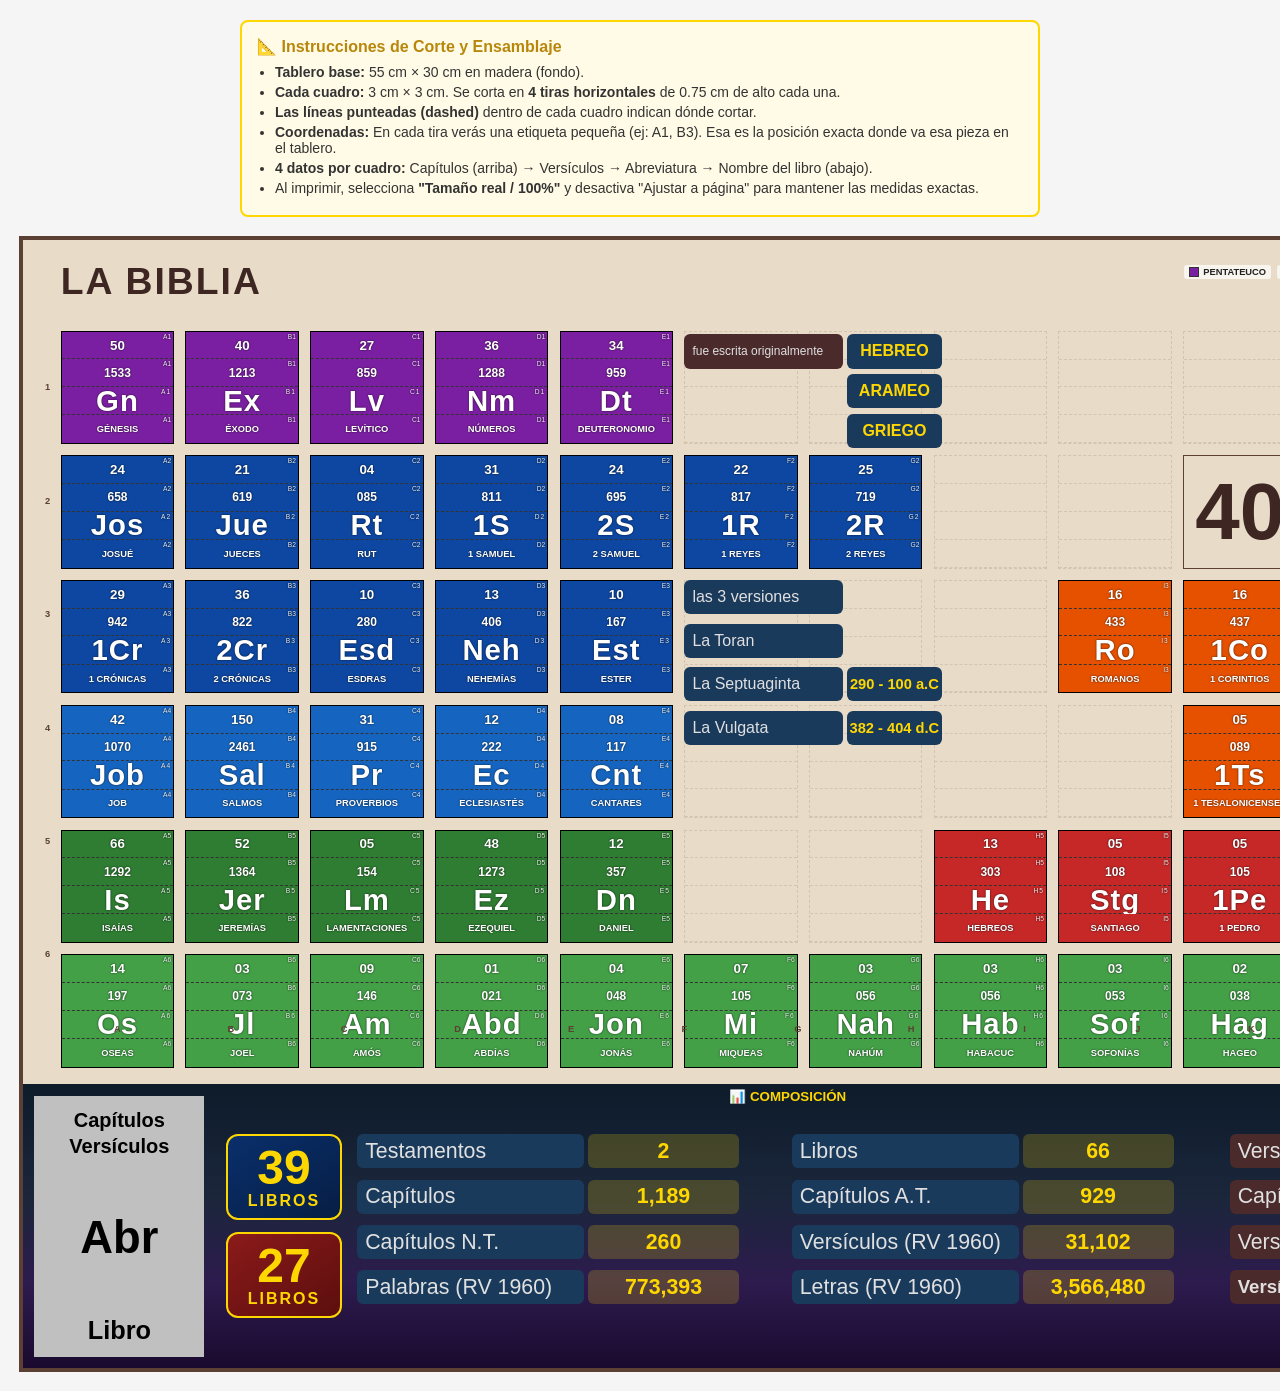
<file: index.html>
<!DOCTYPE html>
<html lang="es">

<head>
  <meta charset="UTF-8">
  <title>Tablero Bíblico - Tabla Periódica de la Biblia (50cm x 30cm)</title>
  <link rel="stylesheet" href="styles.css">
</head>

<body>

  <div class="instructions">
    <h2>📐 Instrucciones de Corte y Ensamblaje</h2>
    <ul>
      <li><strong>Tablero base:</strong> 55 cm × 30 cm en madera (fondo).</li>
      <li><strong>Cada cuadro:</strong> 3 cm × 3 cm. Se corta en <strong>4 tiras horizontales</strong> de 0.75 cm de
        alto cada una.</li>
      <li><strong>Las líneas punteadas (dashed)</strong> dentro de cada cuadro indican dónde cortar.</li>
      <li><strong>Coordenadas:</strong> En cada tira verás una etiqueta pequeña (ej: A1, B3). Esa es la posición exacta
        donde va esa pieza en el tablero.</li>
      <li><strong>4 datos por cuadro:</strong> Capítulos (arriba) → Versículos → Abreviatura → Nombre del libro (abajo).
      </li>
      <li>Al imprimir, selecciona <strong>"Tamaño real / 100%"</strong> y desactiva "Ajustar a página" para mantener las
        medidas exactas.</li>
    </ul>
  </div>

  <!-- TABLERO PRINCIPAL 50cm x 30cm -->
  <div class="board">

    <div class="title-area">
      <div class="main-title">LA BIBLIA</div>
      <div class="legend-area">
        <div class="legend-item"><span class="legend-color" style="background:#7b1fa2"></span>PENTATEUCO</div>
        <div class="legend-item"><span class="legend-color" style="background:#0d47a1"></span>HISTÓRICOS</div>
        <div class="legend-item"><span class="legend-color" style="background:#1565c0"></span>POÉTICOS</div>
        <div class="legend-item"><span class="legend-color" style="background:#2e7d32"></span>PROF. MAYORES</div>
        <div class="legend-item"><span class="legend-color" style="background:#43a047"></span>PROF. MENORES</div>
        <div class="legend-item"><span class="legend-color" style="background:#76ff03"></span>EVANGELIOS</div>
        <div class="legend-item"><span class="legend-color" style="background:#2962ff"></span>HECHOS</div>
        <div class="legend-item"><span class="legend-color" style="background:#e65100"></span>CARTAS PAULINAS</div>
        <div class="legend-item"><span class="legend-color" style="background:#c62828"></span>CARTAS GENERALES</div>
        <div class="legend-item"><span class="legend-color" style="background:#b71c1c"></span>PROFECÍAS</div>
      </div>
    </div>

    <div class="grid-container">
      <!-- Fila 1 -->
      <div class="cell c-pentateuco">
        <div class="strip chapters">50<span class="coord-tag">A1</span></div>
        <div class="strip verses">1533<span class="coord-tag">A1</span></div>
        <div class="strip abbr">Gn<span class="coord-tag">A1</span></div>
        <div class="strip name">GÉNESIS<span class="coord-tag">A1</span></div>
      </div>
      <div class="cell c-pentateuco" style="left:3cm;top:0cm">
        <div class="strip chapters">40<span class="coord-tag">B1</span></div>
        <div class="strip verses">1213<span class="coord-tag">B1</span></div>
        <div class="strip abbr">Ex<span class="coord-tag">B1</span></div>
        <div class="strip name">ÉXODO<span class="coord-tag">B1</span></div>
      </div>
      <div class="cell c-pentateuco" style="left:6cm;top:0cm">
        <div class="strip chapters">27<span class="coord-tag">C1</span></div>
        <div class="strip verses">859<span class="coord-tag">C1</span></div>
        <div class="strip abbr">Lv<span class="coord-tag">C1</span></div>
        <div class="strip name">LEVÍTICO<span class="coord-tag">C1</span></div>
      </div>
      <div class="cell c-pentateuco" style="left:9cm;top:0cm">
        <div class="strip chapters">36<span class="coord-tag">D1</span></div>
        <div class="strip verses">1288<span class="coord-tag">D1</span></div>
        <div class="strip abbr">Nm<span class="coord-tag">D1</span></div>
        <div class="strip name">NÚMEROS<span class="coord-tag">D1</span></div>
      </div>
      <div class="cell c-pentateuco" style="left:12cm;top:0cm">
        <div class="strip chapters">34<span class="coord-tag">E1</span></div>
        <div class="strip verses">959<span class="coord-tag">E1</span></div>
        <div class="strip abbr">Dt<span class="coord-tag">E1</span></div>
        <div class="strip name">DEUTERONOMIO<span class="coord-tag">E1</span></div>
      </div>
      <div class="cell empty-cell" style="left:15cm;top:0cm">
        <div class="strip"></div>
        <div class="strip"></div>
        <div class="strip"></div>
        <div class="strip"></div>
      </div>
      <div class="cell empty-cell" style="left:18cm;top:0cm">
        <div class="strip"></div>
        <div class="strip"></div>
        <div class="strip"></div>
        <div class="strip"></div>
      </div>
      <div class="cell empty-cell" style="left:21cm;top:0cm">
        <div class="strip"></div>
        <div class="strip"></div>
        <div class="strip"></div>
        <div class="strip"></div>
      </div>
      <div class="cell empty-cell" style="left:24cm;top:0cm">
        <div class="strip"></div>
        <div class="strip"></div>
        <div class="strip"></div>
        <div class="strip"></div>
      </div>
      <div class="cell empty-cell" style="left:27cm;top:0cm">
        <div class="strip"></div>
        <div class="strip"></div>
        <div class="strip"></div>
        <div class="strip"></div>
      </div>
      <div class="cell c-evangelio" style="left:30cm;top:0cm">
        <div class="strip chapters">28<span class="coord-tag">K1</span></div>
        <div class="strip verses">1071<span class="coord-tag">K1</span></div>
        <div class="strip abbr">Mt<span class="coord-tag">K1</span></div>
        <div class="strip name">MATEO<span class="coord-tag">K1</span></div>
      </div>
      <div class="cell c-evangelio" style="left:33cm;top:0cm">
        <div class="strip chapters">16<span class="coord-tag">L1</span></div>
        <div class="strip verses">678<span class="coord-tag">L1</span></div>
        <div class="strip abbr">Mr<span class="coord-tag">L1</span></div>
        <div class="strip name">MARCOS<span class="coord-tag">L1</span></div>
      </div>
      <div class="cell c-evangelio" style="left:36cm;top:0cm">
        <div class="strip chapters">24<span class="coord-tag">M1</span></div>
        <div class="strip verses">1151<span class="coord-tag">M1</span></div>
        <div class="strip abbr">Lc<span class="coord-tag">M1</span></div>
        <div class="strip name">LUCAS<span class="coord-tag">M1</span></div>
      </div>
      <div class="cell c-evangelio" style="left:39cm;top:0cm">
        <div class="strip chapters">21<span class="coord-tag">N1</span></div>
        <div class="strip verses">879<span class="coord-tag">N1</span></div>
        <div class="strip abbr">Jn<span class="coord-tag">N1</span></div>
        <div class="strip name">JUAN<span class="coord-tag">N1</span></div>
      </div>
      <div class="cell empty-cell" style="left:42cm;top:0cm">
        <div class="strip"></div>
        <div class="strip"></div>
        <div class="strip"></div>
        <div class="strip"></div>
      </div>
      <div class="cell empty-cell" style="left:45cm;top:0cm">
        <div class="strip"></div>
        <div class="strip"></div>
        <div class="strip"></div>
        <div class="strip"></div>
      </div>

      <!-- Fila 2 -->
      <div class="cell c-historico" style="left:0cm;top:3cm">
        <div class="strip chapters">24<span class="coord-tag">A2</span></div>
        <div class="strip verses">658<span class="coord-tag">A2</span></div>
        <div class="strip abbr">Jos<span class="coord-tag">A2</span></div>
        <div class="strip name">JOSUÉ<span class="coord-tag">A2</span></div>
      </div>
      <div class="cell c-historico" style="left:3cm;top:3cm">
        <div class="strip chapters">21<span class="coord-tag">B2</span></div>
        <div class="strip verses">619<span class="coord-tag">B2</span></div>
        <div class="strip abbr">Jue<span class="coord-tag">B2</span></div>
        <div class="strip name">JUECES<span class="coord-tag">B2</span></div>
      </div>
      <div class="cell c-historico" style="left:6cm;top:3cm">
        <div class="strip chapters">04<span class="coord-tag">C2</span></div>
        <div class="strip verses">085<span class="coord-tag">C2</span></div>
        <div class="strip abbr">Rt<span class="coord-tag">C2</span></div>
        <div class="strip name">RUT<span class="coord-tag">C2</span></div>
      </div>
      <div class="cell c-historico" style="left:9cm;top:3cm">
        <div class="strip chapters">31<span class="coord-tag">D2</span></div>
        <div class="strip verses">811<span class="coord-tag">D2</span></div>
        <div class="strip abbr">1S<span class="coord-tag">D2</span></div>
        <div class="strip name">1 SAMUEL<span class="coord-tag">D2</span></div>
      </div>
      <div class="cell c-historico" style="left:12cm;top:3cm">
        <div class="strip chapters">24<span class="coord-tag">E2</span></div>
        <div class="strip verses">695<span class="coord-tag">E2</span></div>
        <div class="strip abbr">2S<span class="coord-tag">E2</span></div>
        <div class="strip name">2 SAMUEL<span class="coord-tag">E2</span></div>
      </div>
      <div class="cell c-historico" style="left:15cm;top:3cm">
        <div class="strip chapters">22<span class="coord-tag">F2</span></div>
        <div class="strip verses">817<span class="coord-tag">F2</span></div>
        <div class="strip abbr">1R<span class="coord-tag">F2</span></div>
        <div class="strip name">1 REYES<span class="coord-tag">F2</span></div>
      </div>
      <div class="cell c-historico" style="left:18cm;top:3cm">
        <div class="strip chapters">25<span class="coord-tag">G2</span></div>
        <div class="strip verses">719<span class="coord-tag">G2</span></div>
        <div class="strip abbr">2R<span class="coord-tag">G2</span></div>
        <div class="strip name">2 REYES<span class="coord-tag">G2</span></div>
      </div>
      <div class="cell empty-cell" style="left:21cm;top:3cm">
        <div class="strip"></div>
        <div class="strip"></div>
        <div class="strip"></div>
        <div class="strip"></div>
      </div>
      <div class="cell empty-cell" style="left:24cm;top:3cm">
        <div class="strip"></div>
        <div class="strip"></div>
        <div class="strip"></div>
        <div class="strip"></div>
      </div>
      <!-- J2: número 40 grande -->
      <div class="cell empty-cell" style="left:27cm;top:3cm; display:flex; align-items:center; justify-content:center; border:1.5px solid #5c4033;">
        <span style="font-size:60pt; font-weight:bold; color:#3e2723; line-height:1;">40</span>
      </div>
      <!-- K2: personas escribieron LA BIBLIA -->
      <div class="cell empty-cell" style="left:30cm;top:3cm; display:flex; flex-direction:column; align-items:center; justify-content:center; border:1.5px solid #5c4033; padding:4px;">
        <span style="font-size:14pt; font-weight:bold; color:#3e2723; text-align:center; line-height:1.3;">personas<br>escribieron<br>LA BIBLIA</span>
      </div>
      <div class="cell empty-cell" style="left:33cm;top:3cm">
        <div class="strip"></div>
        <div class="strip"></div>
        <div class="strip"></div>
        <div class="strip"></div>
      </div>
      <div class="cell empty-cell" style="left:36cm;top:3cm">
        <div class="strip"></div>
        <div class="strip"></div>
        <div class="strip"></div>
        <div class="strip"></div>
      </div>
      <!-- N2: fue escrita aprox. -->
      <div class="cell empty-cell" style="left:39cm;top:3cm; display:flex; align-items:center; justify-content:center; border:1.5px solid #5c4033; padding:4px;">
        <span style="font-size:14pt; font-weight:bold; color:#3e2723; text-align:center; line-height:1.4;">fue escrita<br>aprox.</span>
      </div>
      <!-- O2: dividido en 2 mitades: 1500 | 2000 años -->
      <div class="cell empty-cell" style="left:42cm;top:3cm; display:flex; flex-direction:column; border:1.5px solid #5c4033; overflow:hidden;">
        <div style="flex:1; display:flex; align-items:center; justify-content:center; border-bottom:2px dashed #5c4033;">
          <span style="font-size:22pt; font-weight:bold; color:#3e2723;">1500</span>
        </div>
        <div style="flex:1; display:flex; align-items:center; justify-content:center;">
          <span style="font-size:16pt; font-weight:bold; color:#3e2723;">2000 años</span>
        </div>
      </div>
      <div class="cell c-hechos" style="left:45cm;top:3cm">
        <div class="strip chapters">28<span class="coord-tag">P2</span></div>
        <div class="strip verses">1007<span class="coord-tag">P2</span></div>
        <div class="strip abbr">Hch<span class="coord-tag">P2</span></div>
        <div class="strip name">HECHOS<span class="coord-tag">P2</span></div>
      </div>

      <!-- Fila 3 -->
      <div class="cell c-historico" style="left:0cm;top:6cm">
        <div class="strip chapters">29<span class="coord-tag">A3</span></div>
        <div class="strip verses">942<span class="coord-tag">A3</span></div>
        <div class="strip abbr">1Cr<span class="coord-tag">A3</span></div>
        <div class="strip name">1 CRÓNICAS<span class="coord-tag">A3</span></div>
      </div>
      <div class="cell c-historico" style="left:3cm;top:6cm">
        <div class="strip chapters">36<span class="coord-tag">B3</span></div>
        <div class="strip verses">822<span class="coord-tag">B3</span></div>
        <div class="strip abbr">2Cr<span class="coord-tag">B3</span></div>
        <div class="strip name">2 CRÓNICAS<span class="coord-tag">B3</span></div>
      </div>
      <div class="cell c-historico" style="left:6cm;top:6cm">
        <div class="strip chapters">10<span class="coord-tag">C3</span></div>
        <div class="strip verses">280<span class="coord-tag">C3</span></div>
        <div class="strip abbr">Esd<span class="coord-tag">C3</span></div>
        <div class="strip name">ESDRAS<span class="coord-tag">C3</span></div>
      </div>
      <div class="cell c-historico" style="left:9cm;top:6cm">
        <div class="strip chapters">13<span class="coord-tag">D3</span></div>
        <div class="strip verses">406<span class="coord-tag">D3</span></div>
        <div class="strip abbr">Neh<span class="coord-tag">D3</span></div>
        <div class="strip name">NEHEMÍAS<span class="coord-tag">D3</span></div>
      </div>
      <div class="cell c-historico" style="left:12cm;top:6cm">
        <div class="strip chapters">10<span class="coord-tag">E3</span></div>
        <div class="strip verses">167<span class="coord-tag">E3</span></div>
        <div class="strip abbr">Est<span class="coord-tag">E3</span></div>
        <div class="strip name">ESTER<span class="coord-tag">E3</span></div>
      </div>
      <div class="cell empty-cell" style="left:15cm;top:6cm">
        <div class="strip"></div>
        <div class="strip"></div>
        <div class="strip"></div>
        <div class="strip"></div>
      </div>
      <div class="cell empty-cell" style="left:18cm;top:6cm">
        <div class="strip"></div>
        <div class="strip"></div>
        <div class="strip"></div>
        <div class="strip"></div>
      </div>
      <div class="cell empty-cell" style="left:21cm;top:6cm">
        <div class="strip"></div>
        <div class="strip"></div>
        <div class="strip"></div>
        <div class="strip"></div>
      </div>
      <div class="cell c-paulina" style="left:24cm;top:6cm">
        <div class="strip chapters">16<span class="coord-tag">I3</span></div>
        <div class="strip verses">433<span class="coord-tag">I3</span></div>
        <div class="strip abbr">Ro<span class="coord-tag">I3</span></div>
        <div class="strip name">ROMANOS<span class="coord-tag">I3</span></div>
      </div>
      <div class="cell c-paulina" style="left:27cm;top:6cm">
        <div class="strip chapters">16<span class="coord-tag">J3</span></div>
        <div class="strip verses">437<span class="coord-tag">J3</span></div>
        <div class="strip abbr">1Co<span class="coord-tag">J3</span></div>
        <div class="strip name">1 CORINTIOS<span class="coord-tag">J3</span></div>
      </div>
      <div class="cell c-paulina" style="left:30cm;top:6cm">
        <div class="strip chapters">13<span class="coord-tag">K3</span></div>
        <div class="strip verses">256<span class="coord-tag">K3</span></div>
        <div class="strip abbr">2Co<span class="coord-tag">K3</span></div>
        <div class="strip name">2 CORINTIOS<span class="coord-tag">K3</span></div>
      </div>
      <div class="cell c-paulina" style="left:33cm;top:6cm">
        <div class="strip chapters">06<span class="coord-tag">L3</span></div>
        <div class="strip verses">149<span class="coord-tag">L3</span></div>
        <div class="strip abbr">Ga<span class="coord-tag">L3</span></div>
        <div class="strip name">GÁLATAS<span class="coord-tag">L3</span></div>
      </div>
      <div class="cell c-paulina" style="left:36cm;top:6cm">
        <div class="strip chapters">06<span class="coord-tag">M3</span></div>
        <div class="strip verses">155<span class="coord-tag">M3</span></div>
        <div class="strip abbr">Ef<span class="coord-tag">M3</span></div>
        <div class="strip name">EFESIOS<span class="coord-tag">M3</span></div>
      </div>
      <div class="cell c-paulina" style="left:39cm;top:6cm">
        <div class="strip chapters">04<span class="coord-tag">N3</span></div>
        <div class="strip verses">104<span class="coord-tag">N3</span></div>
        <div class="strip abbr">Fil<span class="coord-tag">N3</span></div>
        <div class="strip name">FILIPENSES<span class="coord-tag">N3</span></div>
      </div>
      <div class="cell c-paulina" style="left:42cm;top:6cm">
        <div class="strip chapters">04<span class="coord-tag">O3</span></div>
        <div class="strip verses">095<span class="coord-tag">O3</span></div>
        <div class="strip abbr">Col<span class="coord-tag">O3</span></div>
        <div class="strip name">COLOSENSES<span class="coord-tag">O3</span></div>
      </div>
      <div class="cell empty-cell" style="left:45cm;top:6cm">
        <div class="strip"></div>
        <div class="strip"></div>
        <div class="strip"></div>
        <div class="strip"></div>
      </div>

      <!-- Fila 4 -->
      <div class="cell c-poetico" style="left:0cm;top:9cm">
        <div class="strip chapters">42<span class="coord-tag">A4</span></div>
        <div class="strip verses">1070<span class="coord-tag">A4</span></div>
        <div class="strip abbr">Job<span class="coord-tag">A4</span></div>
        <div class="strip name">JOB<span class="coord-tag">A4</span></div>
      </div>
      <div class="cell c-poetico" style="left:3cm;top:9cm">
        <div class="strip chapters">150<span class="coord-tag">B4</span></div>
        <div class="strip verses">2461<span class="coord-tag">B4</span></div>
        <div class="strip abbr">Sal<span class="coord-tag">B4</span></div>
        <div class="strip name">SALMOS<span class="coord-tag">B4</span></div>
      </div>
      <div class="cell c-poetico" style="left:6cm;top:9cm">
        <div class="strip chapters">31<span class="coord-tag">C4</span></div>
        <div class="strip verses">915<span class="coord-tag">C4</span></div>
        <div class="strip abbr">Pr<span class="coord-tag">C4</span></div>
        <div class="strip name">PROVERBIOS<span class="coord-tag">C4</span></div>
      </div>
      <div class="cell c-poetico" style="left:9cm;top:9cm">
        <div class="strip chapters">12<span class="coord-tag">D4</span></div>
        <div class="strip verses">222<span class="coord-tag">D4</span></div>
        <div class="strip abbr">Ec<span class="coord-tag">D4</span></div>
        <div class="strip name">ECLESIASTÉS<span class="coord-tag">D4</span></div>
      </div>
      <div class="cell c-poetico" style="left:12cm;top:9cm">
        <div class="strip chapters">08<span class="coord-tag">E4</span></div>
        <div class="strip verses">117<span class="coord-tag">E4</span></div>
        <div class="strip abbr">Cnt<span class="coord-tag">E4</span></div>
        <div class="strip name">CANTARES<span class="coord-tag">E4</span></div>
      </div>
      <div class="cell empty-cell" style="left:15cm;top:9cm">
        <div class="strip"></div>
        <div class="strip"></div>
        <div class="strip"></div>
        <div class="strip"></div>
      </div>
      <div class="cell empty-cell" style="left:18cm;top:9cm">
        <div class="strip"></div>
        <div class="strip"></div>
        <div class="strip"></div>
        <div class="strip"></div>
      </div>
      <div class="cell empty-cell" style="left:21cm;top:9cm">
        <div class="strip"></div>
        <div class="strip"></div>
        <div class="strip"></div>
        <div class="strip"></div>
      </div>
      <div class="cell empty-cell" style="left:24cm;top:9cm">
        <div class="strip"></div>
        <div class="strip"></div>
        <div class="strip"></div>
        <div class="strip"></div>
      </div>
      <div class="cell c-paulina" style="left:27cm;top:9cm">
        <div class="strip chapters">05<span class="coord-tag">J4</span></div>
        <div class="strip verses">089<span class="coord-tag">J4</span></div>
        <div class="strip abbr">1Ts<span class="coord-tag">J4</span></div>
        <div class="strip name">1 TESALONICENSES<span class="coord-tag">J4</span></div>
      </div>
      <div class="cell c-paulina" style="left:30cm;top:9cm">
        <div class="strip chapters">03<span class="coord-tag">K4</span></div>
        <div class="strip verses">047<span class="coord-tag">K4</span></div>
        <div class="strip abbr">2Ts<span class="coord-tag">K4</span></div>
        <div class="strip name">2 TESALONICENSES<span class="coord-tag">K4</span></div>
      </div>
      <div class="cell c-paulina" style="left:33cm;top:9cm">
        <div class="strip chapters">06<span class="coord-tag">L4</span></div>
        <div class="strip verses">113<span class="coord-tag">L4</span></div>
        <div class="strip abbr">1Ti<span class="coord-tag">L4</span></div>
        <div class="strip name">1 TIMOTEO<span class="coord-tag">L4</span></div>
      </div>
      <div class="cell c-paulina" style="left:36cm;top:9cm">
        <div class="strip chapters">04<span class="coord-tag">M4</span></div>
        <div class="strip verses">083<span class="coord-tag">M4</span></div>
        <div class="strip abbr">2Ti<span class="coord-tag">M4</span></div>
        <div class="strip name">2 TIMOTEO<span class="coord-tag">M4</span></div>
      </div>
      <div class="cell c-paulina" style="left:39cm;top:9cm">
        <div class="strip chapters">03<span class="coord-tag">N4</span></div>
        <div class="strip verses">046<span class="coord-tag">N4</span></div>
        <div class="strip abbr">Tit<span class="coord-tag">N4</span></div>
        <div class="strip name">TITO<span class="coord-tag">N4</span></div>
      </div>
      <div class="cell c-paulina" style="left:42cm;top:9cm">
        <div class="strip chapters">01<span class="coord-tag">O4</span></div>
        <div class="strip verses">025<span class="coord-tag">O4</span></div>
        <div class="strip abbr">Flm<span class="coord-tag">O4</span></div>
        <div class="strip name">FILEMÓN<span class="coord-tag">O4</span></div>
      </div>
      <div class="cell empty-cell" style="left:45cm;top:9cm">
        <div class="strip"></div>
        <div class="strip"></div>
        <div class="strip"></div>
        <div class="strip"></div>
      </div>

      <!-- Fila 5 -->
      <div class="cell c-prof-mayor" style="left:0cm;top:12cm">
        <div class="strip chapters">66<span class="coord-tag">A5</span></div>
        <div class="strip verses">1292<span class="coord-tag">A5</span></div>
        <div class="strip abbr">Is<span class="coord-tag">A5</span></div>
        <div class="strip name">ISAÍAS<span class="coord-tag">A5</span></div>
      </div>
      <div class="cell c-prof-mayor" style="left:3cm;top:12cm">
        <div class="strip chapters">52<span class="coord-tag">B5</span></div>
        <div class="strip verses">1364<span class="coord-tag">B5</span></div>
        <div class="strip abbr">Jer<span class="coord-tag">B5</span></div>
        <div class="strip name">JEREMÍAS<span class="coord-tag">B5</span></div>
      </div>
      <div class="cell c-prof-mayor" style="left:6cm;top:12cm">
        <div class="strip chapters">05<span class="coord-tag">C5</span></div>
        <div class="strip verses">154<span class="coord-tag">C5</span></div>
        <div class="strip abbr">Lm<span class="coord-tag">C5</span></div>
        <div class="strip name">LAMENTACIONES<span class="coord-tag">C5</span></div>
      </div>
      <div class="cell c-prof-mayor" style="left:9cm;top:12cm">
        <div class="strip chapters">48<span class="coord-tag">D5</span></div>
        <div class="strip verses">1273<span class="coord-tag">D5</span></div>
        <div class="strip abbr">Ez<span class="coord-tag">D5</span></div>
        <div class="strip name">EZEQUIEL<span class="coord-tag">D5</span></div>
      </div>
      <div class="cell c-prof-mayor" style="left:12cm;top:12cm">
        <div class="strip chapters">12<span class="coord-tag">E5</span></div>
        <div class="strip verses">357<span class="coord-tag">E5</span></div>
        <div class="strip abbr">Dn<span class="coord-tag">E5</span></div>
        <div class="strip name">DANIEL<span class="coord-tag">E5</span></div>
      </div>
      <div class="cell empty-cell" style="left:15cm;top:12cm">
        <div class="strip"></div>
        <div class="strip"></div>
        <div class="strip"></div>
        <div class="strip"></div>
      </div>
      <div class="cell empty-cell" style="left:18cm;top:12cm">
        <div class="strip"></div>
        <div class="strip"></div>
        <div class="strip"></div>
        <div class="strip"></div>
      </div>
      <div class="cell c-general" style="left:21cm;top:12cm">
        <div class="strip chapters">13<span class="coord-tag">H5</span></div>
        <div class="strip verses">303<span class="coord-tag">H5</span></div>
        <div class="strip abbr">He<span class="coord-tag">H5</span></div>
        <div class="strip name">HEBREOS<span class="coord-tag">H5</span></div>
      </div>
      <div class="cell c-general" style="left:24cm;top:12cm">
        <div class="strip chapters">05<span class="coord-tag">I5</span></div>
        <div class="strip verses">108<span class="coord-tag">I5</span></div>
        <div class="strip abbr">Stg<span class="coord-tag">I5</span></div>
        <div class="strip name">SANTIAGO<span class="coord-tag">I5</span></div>
      </div>
      <div class="cell c-general" style="left:27cm;top:12cm">
        <div class="strip chapters">05<span class="coord-tag">J5</span></div>
        <div class="strip verses">105<span class="coord-tag">J5</span></div>
        <div class="strip abbr">1Pe<span class="coord-tag">J5</span></div>
        <div class="strip name">1 PEDRO<span class="coord-tag">J5</span></div>
      </div>
      <div class="cell c-general" style="left:30cm;top:12cm">
        <div class="strip chapters">03<span class="coord-tag">K5</span></div>
        <div class="strip verses">061<span class="coord-tag">K5</span></div>
        <div class="strip abbr">2Pe<span class="coord-tag">K5</span></div>
        <div class="strip name">2 PEDRO<span class="coord-tag">K5</span></div>
      </div>
      <div class="cell c-general" style="left:33cm;top:12cm">
        <div class="strip chapters">05<span class="coord-tag">L5</span></div>
        <div class="strip verses">105<span class="coord-tag">L5</span></div>
        <div class="strip abbr">1Jn<span class="coord-tag">L5</span></div>
        <div class="strip name">1 JUAN<span class="coord-tag">L5</span></div>
      </div>
      <div class="cell c-general" style="left:36cm;top:12cm">
        <div class="strip chapters">01<span class="coord-tag">M5</span></div>
        <div class="strip verses">013<span class="coord-tag">M5</span></div>
        <div class="strip abbr">2Jn<span class="coord-tag">M5</span></div>
        <div class="strip name">2 JUAN<span class="coord-tag">M5</span></div>
      </div>
      <div class="cell c-general" style="left:39cm;top:12cm">
        <div class="strip chapters">01<span class="coord-tag">N5</span></div>
        <div class="strip verses">015<span class="coord-tag">N5</span></div>
        <div class="strip abbr">3Jn<span class="coord-tag">N5</span></div>
        <div class="strip name">3 JUAN<span class="coord-tag">N5</span></div>
      </div>
      <div class="cell c-general" style="left:42cm;top:12cm">
        <div class="strip chapters">01<span class="coord-tag">O5</span></div>
        <div class="strip verses">025<span class="coord-tag">O5</span></div>
        <div class="strip abbr">Jud<span class="coord-tag">O5</span></div>
        <div class="strip name">JUDAS<span class="coord-tag">O5</span></div>
      </div>
      <div class="cell empty-cell" style="left:45cm;top:12cm">
        <div class="strip"></div>
        <div class="strip"></div>
        <div class="strip"></div>
        <div class="strip"></div>
      </div>

      <!-- Fila 6 -->
      <div class="cell c-prof-menor" style="left:0cm;top:15cm">
        <div class="strip chapters">14<span class="coord-tag">A6</span></div>
        <div class="strip verses">197<span class="coord-tag">A6</span></div>
        <div class="strip abbr">Os<span class="coord-tag">A6</span></div>
        <div class="strip name">OSEAS<span class="coord-tag">A6</span></div>
      </div>
      <div class="cell c-prof-menor" style="left:3cm;top:15cm">
        <div class="strip chapters">03<span class="coord-tag">B6</span></div>
        <div class="strip verses">073<span class="coord-tag">B6</span></div>
        <div class="strip abbr">Jl<span class="coord-tag">B6</span></div>
        <div class="strip name">JOEL<span class="coord-tag">B6</span></div>
      </div>
      <div class="cell c-prof-menor" style="left:6cm;top:15cm">
        <div class="strip chapters">09<span class="coord-tag">C6</span></div>
        <div class="strip verses">146<span class="coord-tag">C6</span></div>
        <div class="strip abbr">Am<span class="coord-tag">C6</span></div>
        <div class="strip name">AMÓS<span class="coord-tag">C6</span></div>
      </div>
      <div class="cell c-prof-menor" style="left:9cm;top:15cm">
        <div class="strip chapters">01<span class="coord-tag">D6</span></div>
        <div class="strip verses">021<span class="coord-tag">D6</span></div>
        <div class="strip abbr">Abd<span class="coord-tag">D6</span></div>
        <div class="strip name">ABDÍAS<span class="coord-tag">D6</span></div>
      </div>
      <div class="cell c-prof-menor" style="left:12cm;top:15cm">
        <div class="strip chapters">04<span class="coord-tag">E6</span></div>
        <div class="strip verses">048<span class="coord-tag">E6</span></div>
        <div class="strip abbr">Jon<span class="coord-tag">E6</span></div>
        <div class="strip name">JONÁS<span class="coord-tag">E6</span></div>
      </div>
      <div class="cell c-prof-menor" style="left:15cm;top:15cm">
        <div class="strip chapters">07<span class="coord-tag">F6</span></div>
        <div class="strip verses">105<span class="coord-tag">F6</span></div>
        <div class="strip abbr">Mi<span class="coord-tag">F6</span></div>
        <div class="strip name">MIQUEAS<span class="coord-tag">F6</span></div>
      </div>
      <div class="cell c-prof-menor" style="left:18cm;top:15cm">
        <div class="strip chapters">03<span class="coord-tag">G6</span></div>
        <div class="strip verses">056<span class="coord-tag">G6</span></div>
        <div class="strip abbr">Nah<span class="coord-tag">G6</span></div>
        <div class="strip name">NAHÚM<span class="coord-tag">G6</span></div>
      </div>
      <div class="cell c-prof-menor" style="left:21cm;top:15cm">
        <div class="strip chapters">03<span class="coord-tag">H6</span></div>
        <div class="strip verses">056<span class="coord-tag">H6</span></div>
        <div class="strip abbr">Hab<span class="coord-tag">H6</span></div>
        <div class="strip name">HABACUC<span class="coord-tag">H6</span></div>
      </div>
      <div class="cell c-prof-menor" style="left:24cm;top:15cm">
        <div class="strip chapters">03<span class="coord-tag">I6</span></div>
        <div class="strip verses">053<span class="coord-tag">I6</span></div>
        <div class="strip abbr">Sof<span class="coord-tag">I6</span></div>
        <div class="strip name">SOFONÍAS<span class="coord-tag">I6</span></div>
      </div>
      <div class="cell c-prof-menor" style="left:27cm;top:15cm">
        <div class="strip chapters">02<span class="coord-tag">J6</span></div>
        <div class="strip verses">038<span class="coord-tag">J6</span></div>
        <div class="strip abbr">Hag<span class="coord-tag">J6</span></div>
        <div class="strip name">HAGEO<span class="coord-tag">J6</span></div>
      </div>
      <div class="cell c-prof-menor" style="left:30cm;top:15cm">
        <div class="strip chapters">14<span class="coord-tag">K6</span></div>
        <div class="strip verses">211<span class="coord-tag">K6</span></div>
        <div class="strip abbr">Zac<span class="coord-tag">K6</span></div>
        <div class="strip name">ZACARÍAS<span class="coord-tag">K6</span></div>
      </div>
      <div class="cell c-prof-menor" style="left:33cm;top:15cm">
        <div class="strip chapters">04<span class="coord-tag">L6</span></div>
        <div class="strip verses">055<span class="coord-tag">L6</span></div>
        <div class="strip abbr">Mal<span class="coord-tag">L6</span></div>
        <div class="strip name">MALAQUÍAS<span class="coord-tag">L6</span></div>
      </div>
      <div class="cell empty-cell" style="left:36cm;top:15cm">
        <div class="strip"></div>
        <div class="strip"></div>
        <div class="strip"></div>
        <div class="strip"></div>
      </div>
      <div class="cell empty-cell" style="left:39cm;top:15cm">
        <div class="strip"></div>
        <div class="strip"></div>
        <div class="strip"></div>
        <div class="strip"></div>
      </div>
      <div class="cell empty-cell" style="left:42cm;top:15cm">
        <div class="strip"></div>
        <div class="strip"></div>
        <div class="strip"></div>
        <div class="strip"></div>
      </div>
      <div class="cell c-profecia" style="left:45cm;top:15cm">
        <div class="strip chapters">22<span class="coord-tag">P6</span></div>
        <div class="strip verses">404<span class="coord-tag">P6</span></div>
        <div class="strip abbr">Ap<span class="coord-tag">P6</span></div>
        <div class="strip name">APOCALIPSIS<span class="coord-tag">P6</span></div>
      </div>
    </div>

    <!-- ============ BLOQUE 1: IDIOMA ORIGINAL — altura de Deuteronomio (fila 1) ============ -->
    <div style="position: absolute; top: 2.5cm; left: 17.5cm; display: flex; flex-direction: column; gap: 0.15cm; z-index: 10;">

      <!-- fila: fue escrita originalmente | HEBREO -->
      <div style="display: flex; gap: 4px; align-items: center;">
        <div style="width: 4.2cm; height: 0.9cm; background: #4a2a2a; border-radius: 6px; display: flex; align-items: center; padding: 0 8px;">
          <span style="font-size: 9pt; color: #e0e0e0;">fue escrita originalmente</span>
        </div>
        <div style="width: 2.5cm; height: 0.9cm; background: #1a3a5c; border-radius: 6px; display: flex; align-items: center; justify-content: center;">
          <span style="font-size: 12pt; color: #ffd700; font-weight: bold;">HEBREO</span>
        </div>
      </div>

      <!-- fila: vacío | ARAMEO -->
      <div style="display: flex; gap: 4px; align-items: center;">
        <div style="width: 4.2cm; height: 0.9cm; background: transparent; border-radius: 6px;"></div>
        <div style="width: 2.5cm; height: 0.9cm; background: #1a3a5c; border-radius: 6px; display: flex; align-items: center; justify-content: center;">
          <span style="font-size: 12pt; color: #ffd700; font-weight: bold;">ARAMEO</span>
        </div>
      </div>

      <!-- fila: vacío | GRIEGO -->
      <div style="display: flex; gap: 4px; align-items: center;">
        <div style="width: 4.2cm; height: 0.9cm; background: transparent; border-radius: 6px;"></div>
        <div style="width: 2.5cm; height: 0.9cm; background: #1a3a5c; border-radius: 6px; display: flex; align-items: center; justify-content: center;">
          <span style="font-size: 12pt; color: #ffd700; font-weight: bold;">GRIEGO</span>
        </div>
      </div>

    </div>
    <!-- ============ FIN BLOQUE 1 ============ -->

    <!-- ============ BLOQUE 2: LAS 3 VERSIONES — altura de Ester/Cantares (filas 3-4) ============ -->
    <div style="position: absolute; top: 9cm; left: 17.5cm; display: flex; flex-direction: column; gap: 0.25cm; z-index: 10;">

      <!-- fila: las 3 versiones -->
      <div style="display: flex; gap: 4px; align-items: center;">
        <div style="width: 4.2cm; height: 0.9cm; background: #1a3a5c; border-radius: 6px; display: flex; align-items: center; padding: 0 8px;">
          <span style="font-size: 12pt; color: #e0e0e0;">las 3 versiones</span>
        </div>
      </div>

      <!-- fila: La Toran -->
      <div style="display: flex; gap: 4px; align-items: center;">
        <div style="width: 4.2cm; height: 0.9cm; background: #1a3a5c; border-radius: 6px; display: flex; align-items: center; padding: 0 8px;">
          <span style="font-size: 12pt; color: #e0e0e0;">La Toran</span>
        </div>
      </div>

      <!-- fila: La Septuaginta | 290 - 100 a.C -->
      <div style="display: flex; gap: 4px; align-items: center;">
        <div style="width: 4.2cm; height: 0.9cm; background: #1a3a5c; border-radius: 6px; display: flex; align-items: center; padding: 0 8px;">
          <span style="font-size: 12pt; color: #e0e0e0;">La Septuaginta</span>
        </div>
        <div style="width: 2.5cm; height: 0.9cm; background: #1a3a5c; border-radius: 6px; display: flex; align-items: center; justify-content: center;">
          <span style="font-size: 11pt; color: #ffd700; font-weight: bold;">290 - 100 a.C</span>
        </div>
      </div>

      <!-- fila: La Vulgata | 382 - 404 d.C -->
      <div style="display: flex; gap: 4px; align-items: center;">
        <div style="width: 4.2cm; height: 0.9cm; background: #1a3a5c; border-radius: 6px; display: flex; align-items: center; padding: 0 8px;">
          <span style="font-size: 12pt; color: #e0e0e0;">La Vulgata</span>
        </div>
        <div style="width: 2.5cm; height: 0.9cm; background: #1a3a5c; border-radius: 6px; display: flex; align-items: center; justify-content: center;">
          <span style="font-size: 11pt; color: #ffd700; font-weight: bold;">382 - 404 d.C</span>
        </div>
      </div>

    </div>
    <!-- ============ FIN BLOQUE 2 ============ -->

    <!-- Labels de coordenadas del tablero -->
    <div class="grid-lines">
      <!-- Column labels bottom -->
      <div class="col-label" style="left:0cm">A</div>
      <div class="col-label" style="left:3cm">B</div>
      <div class="col-label" style="left:6cm">C</div>
      <div class="col-label" style="left:9cm">D</div>
      <div class="col-label" style="left:12cm">E</div>
      <div class="col-label" style="left:15cm">F</div>
      <div class="col-label" style="left:18cm">G</div>
      <div class="col-label" style="left:21cm">H</div>
      <div class="col-label" style="left:24cm">I</div>
      <div class="col-label" style="left:27cm">J</div>
      <div class="col-label" style="left:30cm">K</div>
      <div class="col-label" style="left:33cm">L</div>
      <div class="col-label" style="left:36cm">M</div>
      <div class="col-label" style="left:39cm">N</div>
      <div class="col-label" style="left:42cm">O</div>
      <div class="col-label" style="left:45cm">P</div>
      <!-- Row labels left -->
      <div class="row-label" style="top:0cm">1</div>
      <div class="row-label" style="top:3cm">2</div>
      <div class="row-label" style="top:6cm">3</div>
      <div class="row-label" style="top:9cm">4</div>
      <div class="row-label" style="top:12cm">5</div>
      <div class="row-label" style="top:15cm">6</div>
    </div>

    <!-- NUEVO PANEL INFERIOR: 39 y 27 libros + estadísticas -->
    <!-- <div class="info-panel">
      <div class="canon-box">
        <div class="canon-number">39</div>
        <div class="canon-label">LIBROS</div>
        <div class="canon-desc">Antiguo Testamento</div>
      </div>
      <div class="canon-box">
        <div class="canon-number">27</div>
        <div class="canon-label">LIBROS</div>
        <div class="canon-desc">Nuevo Testamento</div>
      </div>
      <div class="stats-box">
        <div class="stat-item">
          <div class="stat-number">66</div>
          <div class="stat-label">Total Libros</div>
        </div>
        <div class="stat-item">
          <div class="stat-number">1,189</div>
          <div class="stat-label">Capítulos</div>
        </div>
        <div class="stat-item">
          <div class="stat-number">31,102</div>
          <div class="stat-label">Versículos</div>
        </div>
      </div>
    </div> -->
    <!-- ============ PANEL INFERIOR INFORMATIVO (NO SE DIVIDE EN TIRAS) ============ -->
<!-- ============ PANEL INFERIOR INFORMATIVO ============ -->
<!-- ============ PANEL INFERIOR INFORMATIVO ============ -->
<div class="info-panel">

    <!-- Elemento tipo tabla periódica de ejemplo (CUADRO GRIS) -->
    <div class="sample-element">
        <div class="sample-top">Capítulos<br>Versículos</div>
        <div class="sample-mid">Abr</div>
        <div class="sample-bot">Libro</div>
    </div>

    <!-- CONTENEDOR DE LOS DOS CUADROS (39 y 27) UNO DEBAJO DEL OTRO -->
    <div style="display: flex; flex-direction: column; gap: 0.3cm; justify-content: center; padding: 5px 10px;">
        
        <!-- CUADRO 39 LIBROS -->
        <div style="background: linear-gradient(145deg, #0a2f6c, #061e44); border: 2px solid #ffd700; border-radius: 12px; padding: 8px 20px; text-align: center; min-width: 100px;">
            <div style="font-size: 36pt; font-weight: bold; color: #ffd700; line-height: 1;">39</div>
            <div style="font-size: 12pt; font-weight: bold; color: #ffd700; letter-spacing: 2px;">LIBROS</div>
        </div>

        <!-- CUADRO 27 LIBROS -->
        <div style="background: linear-gradient(145deg, #8b1a1a, #5c0e0e); border: 2px solid #ffd700; border-radius: 12px; padding: 8px 20px; text-align: center; min-width: 100px;">
            <div style="font-size: 36pt; font-weight: bold; color: #ffd700; line-height: 1;">27</div>
            <div style="font-size: 12pt; font-weight: bold; color: #ffd700; letter-spacing: 2px;">LIBROS</div>
        </div>

    </div>

    <!-- CONTENEDOR DE ESTADÍSTICAS Y DATOS INTERESANTES EN 2 COLUMNAS -->
<div style="display: flex; flex: 2; gap: 0.3cm; padding: 5px;">

    <!-- COLUMNA IZQUIERDA: COMPOSICIÓN -->
    <div style="flex: 1; display: flex; flex-direction: column;">
        <div style="font-size: 10pt; font-weight: bold; color: #ffd700; text-align: center; margin-bottom: 5px;">📊 COMPOSICIÓN</div>
        
        <div style="display: grid; grid-template-columns: 1fr 1fr; gap: 0.3cm 8px;padding-top: 25px;">
            <!-- Fila 1 -->
            <div style="display: flex; gap: 4px; align-items: center;">
                <div style="width: 6cm; height: 0.9cm; background: #1a3a5c; border-radius: 6px; display: flex; align-items: center; padding: 0 8px;">
                    <span style="font-size: 16pt; color: #e0e0e0;">Testamentos</span>
                </div>
                <div style="width: 4cm; height: 0.9cm; background: #ffd70033; border-radius: 6px; display: flex; align-items: center; justify-content: center;">
                    <span style="font-size: 16pt; color: #ffd700; font-weight: bold;">2</span>
                </div>
            </div>

            <!-- Fila 2 -->
            <div style="display: flex; gap: 4px; align-items: center;">
                <div style="width: 6cm; height: 0.9cm; background: #1a3a5c; border-radius: 6px; display: flex; align-items: center; padding: 0 8px;">
                    <span style="font-size: 16pt; color: #e0e0e0;">Libros</span>
                </div>
                <div style="width: 4cm; height: 0.9cm; background: #ffd70033; border-radius: 6px; display: flex; align-items: center; justify-content: center;">
                    <span style="font-size: 16pt; color: #ffd700; font-weight: bold;">66</span>
                </div>
            </div>

            <!-- Fila 3 -->
            <div style="display: flex; gap: 4px; align-items: center;">
                <div style="width: 6cm; height: 0.9cm; background: #1a3a5c; border-radius: 6px; display: flex; align-items: center; padding: 0 8px;">
                    <span style="font-size: 16pt; color: #e0e0e0;">Capítulos</span>
                </div>
                <div style="width: 4cm; height: 0.9cm; background: #ffd70033; border-radius: 6px; display: flex; align-items: center; justify-content: center;">
                    <span style="font-size: 16pt; color: #ffd700; font-weight: bold;">1,189</span>
                </div>
            </div>

            <!-- Fila 4 -->
            <div style="display: flex; gap: 4px; align-items: center;">
                <div style="width: 6cm; height: 0.9cm; background: #1a3a5c; border-radius: 6px; display: flex; align-items: center; padding: 0 8px;">
                    <span style="font-size: 16pt; color: #e0e0e0;">Capítulos A.T.</span>
                </div>
                <div style="width: 4cm; height: 0.9cm; background: #ffd70033; border-radius: 6px; display: flex; align-items: center; justify-content: center;">
                    <span style="font-size: 16pt; color: #ffd700; font-weight: bold;">929</span>
                </div>
            </div>

            <!-- Fila 5 -->
            <div style="display: flex; gap: 4px; align-items: center;">
                <div style="width: 6cm; height: 0.9cm; background: #1a3a5c; border-radius: 6px; display: flex; align-items: center; padding: 0 8px;">
                    <span style="font-size: 16pt; color: #e0e0e0;">Capítulos N.T.</span>
                </div>
                <div style="width: 4cm; height: 0.9cm; background: #ffd70033; border-radius: 6px; display: flex; align-items: center; justify-content: center;">
                    <span style="font-size: 16pt; color: #ffd700; font-weight: bold;">260</span>
                </div>
            </div>

            <!-- Fila 6 -->
            <div style="display: flex; gap: 4px; align-items: center;">
                <div style="width: 6cm; height: 0.9cm; background: #1a3a5c; border-radius: 6px; display: flex; align-items: center; padding: 0 8px;">
                    <span style="font-size: 16pt; color: #e0e0e0;">Versículos (RV 1960)</span>
                </div>
                <div style="width: 4cm; height: 0.9cm; background: #ffd70033; border-radius: 6px; display: flex; align-items: center; justify-content: center;">
                    <span style="font-size: 16pt; color: #ffd700; font-weight: bold;">31,102</span>
                </div>
            </div>

            <!-- Fila 7 -->
            <div style="display: flex; gap: 4px; align-items: center;">
                <div style="width: 6cm; height: 0.9cm; background: #1a3a5c; border-radius: 6px; display: flex; align-items: center; padding: 0 8px;">
                    <span style="font-size: 16pt; color: #e0e0e0;">Palabras (RV 1960)</span>
                </div>
                <div style="width: 4cm; height: 0.9cm; background: #ffd70033; border-radius: 6px; display: flex; align-items: center; justify-content: center;">
                    <span style="font-size: 16pt; color: #ffd700; font-weight: bold;">773,393</span>
                </div>
            </div>

            <!-- Fila 8 -->
            <div style="display: flex; gap: 4px; align-items: center;">
                <div style="width: 6cm; height: 0.9cm; background: #1a3a5c; border-radius: 6px; display: flex; align-items: center; padding: 0 8px;">
                    <span style="font-size: 16pt; color: #e0e0e0;">Letras (RV 1960)</span>
                </div>
                <div style="width: 4cm; height: 0.9cm; background: #ffd70033; border-radius: 6px; display: flex; align-items: center; justify-content: center;">
                    <span style="font-size: 16pt; color: #ffd700; font-weight: bold;">3,566,480</span>
                </div>
            </div>
        </div>
    </div>

    <!-- COLUMNA DERECHA: DATOS INTERESANTES -->
    <div style="flex: 1; display: flex; flex-direction: column;">
        <div style="font-size: 10pt; font-weight: bold; color: #ffd700; text-align: center; margin-bottom: 5px;">⭐ DATOS INTERESANTES</div>
        
        <div style="display: grid; grid-template-columns: 1fr 1fr; gap: 0.3cm 8px; padding-top: 25px;">

            <div style="display: flex; gap: 4px; align-items: center;">
                <div style="width: 6cm; height: 0.9cm; background: #4a2a2a; border-radius: 6px; display: flex; align-items: center; padding: 0 8px;">
                    <span style="font-size: 16pt; color: #e0e0e0;">Versículo más largo</span>
                </div>
                <div style="width: 4cm; height: 0.9cm; background: #ffd70033; border-radius: 6px; display: flex; align-items: center; justify-content: center;">
                    <span style="font-size: 16pt; color: #ffd700;">Ester 8:9</span>
                </div>
            </div>

            <div style="display: flex; gap: 4px; align-items: center;">
                <div style="width: 6cm; height: 0.9cm; background: #4a2a2a; border-radius: 6px; display: flex; align-items: center; padding: 0 8px;">
                    <span style="font-size: 16pt; color: #e0e0e0;">Versículo más corto</span>
                </div>
                <div style="width: 4cm; height: 0.9cm; background: #ffd70033; border-radius: 6px; display: flex; align-items: center; justify-content: center;">
                    <span style="font-size: 16pt; color: #ffd700;">Éxodo 20:13</span>
                </div>
            </div>

            <div style="display: flex; gap: 4px; align-items: center;">
                <div style="width: 6cm; height: 0.9cm; background: #4a2a2a; border-radius: 6px; display: flex; align-items: center; padding: 0 8px;">
                    <span style="font-size: 16pt; color: #e0e0e0;">Capítulo más largo</span>
                </div>
                <div style="width: 4cm; height: 0.9cm; background: #ffd70033; border-radius: 6px; display: flex; align-items: center; justify-content: center;">
                    <span style="font-size: 16pt; color: #ffd700;">Salmo 119</span>
                </div>
            </div>

            <div style="display: flex; gap: 4px; align-items: center;">
                <div style="width: 6cm; height: 0.9cm; background: #4a2a2a; border-radius: 6px; display: flex; align-items: center; padding: 0 8px;">
                    <span style="font-size: 16pt; color: #e0e0e0;">Capítulo más corto</span>
                </div>
                <div style="width: 4cm; height: 0.9cm; background: #ffd70033; border-radius: 6px; display: flex; align-items: center; justify-content: center;">
                    <span style="font-size: 16pt; color: #ffd700;">Salmo 117</span>
                </div>
            </div>

            <div style="display: flex; gap: 4px; align-items: center;">
                <div style="width: 6cm; height: 0.9cm; background: #4a2a2a; border-radius: 6px; display: flex; align-items: center; padding: 0 8px;">
                    <span style="font-size: 16pt; color: #e0e0e0;">Verso central</span>
                </div>
                <div style="width: 4cm; height: 0.9cm; background: #ffd70033; border-radius: 6px; display: flex; align-items: center; justify-content: center;">
                    <span style="font-size: 16pt; color: #ffd700;">Salmo 118:8</span>
                </div>
            </div>

            <div style="display: flex; gap: 4px; align-items: center;">
                <div style="width: 6cm; height: 0.9cm; background: #4a2a2a; border-radius: 6px; display: flex; align-items: center; padding: 0 8px;">
                    <span style="font-size: 16pt; color: #e0e0e0;">"Señor" se repite</span>
                </div>
                <div style="width: 4cm; height: 0.9cm; background: #ffd70033; border-radius: 6px; display: flex; align-items: center; justify-content: center;">
                    <span style="font-size: 16pt; color: #ffd700;">1,855 veces</span>
                </div>
            </div>

            <!-- Salmo 14 y 53 ocupan toda la fila -->
            <div style="display: flex; gap: 4px; align-items: center;">
                <div style="width: 6cm; height: 0.9cm; background: #4a2a2a; border-radius: 6px; display: flex; align-items: center; padding: 0 8px;">
                    <span style="font-size: 14pt; color: #e0e0e0; font-weight: bold;">Versículo iguales</span>
                </div>
                <div style="width: 4cm; height: 0.9cm; background: #ffd70033; border-radius: 6px; display: flex; align-items: center; justify-content: center;">
                  <span style="font-size: 16pt; color: #ffd700;">Salmo 14 y 53</span>
              </div>
            </div>

        </div>
    </div>

</div>

</div>
    

    <div class="assembly-note">
      CADA CUADRO SE CORTA EN 4 TIRAS HORIZONTALES (0.75 cm c/u) — LAS LÍNEAS PUNTEADAS SON GUÍAS DE CORTE —
      COORDENADAS EN ESQUINA DE CADA TIRA PARA ENSAMBLAJE
    </div>
  </div>

</body>

</html>
</file>
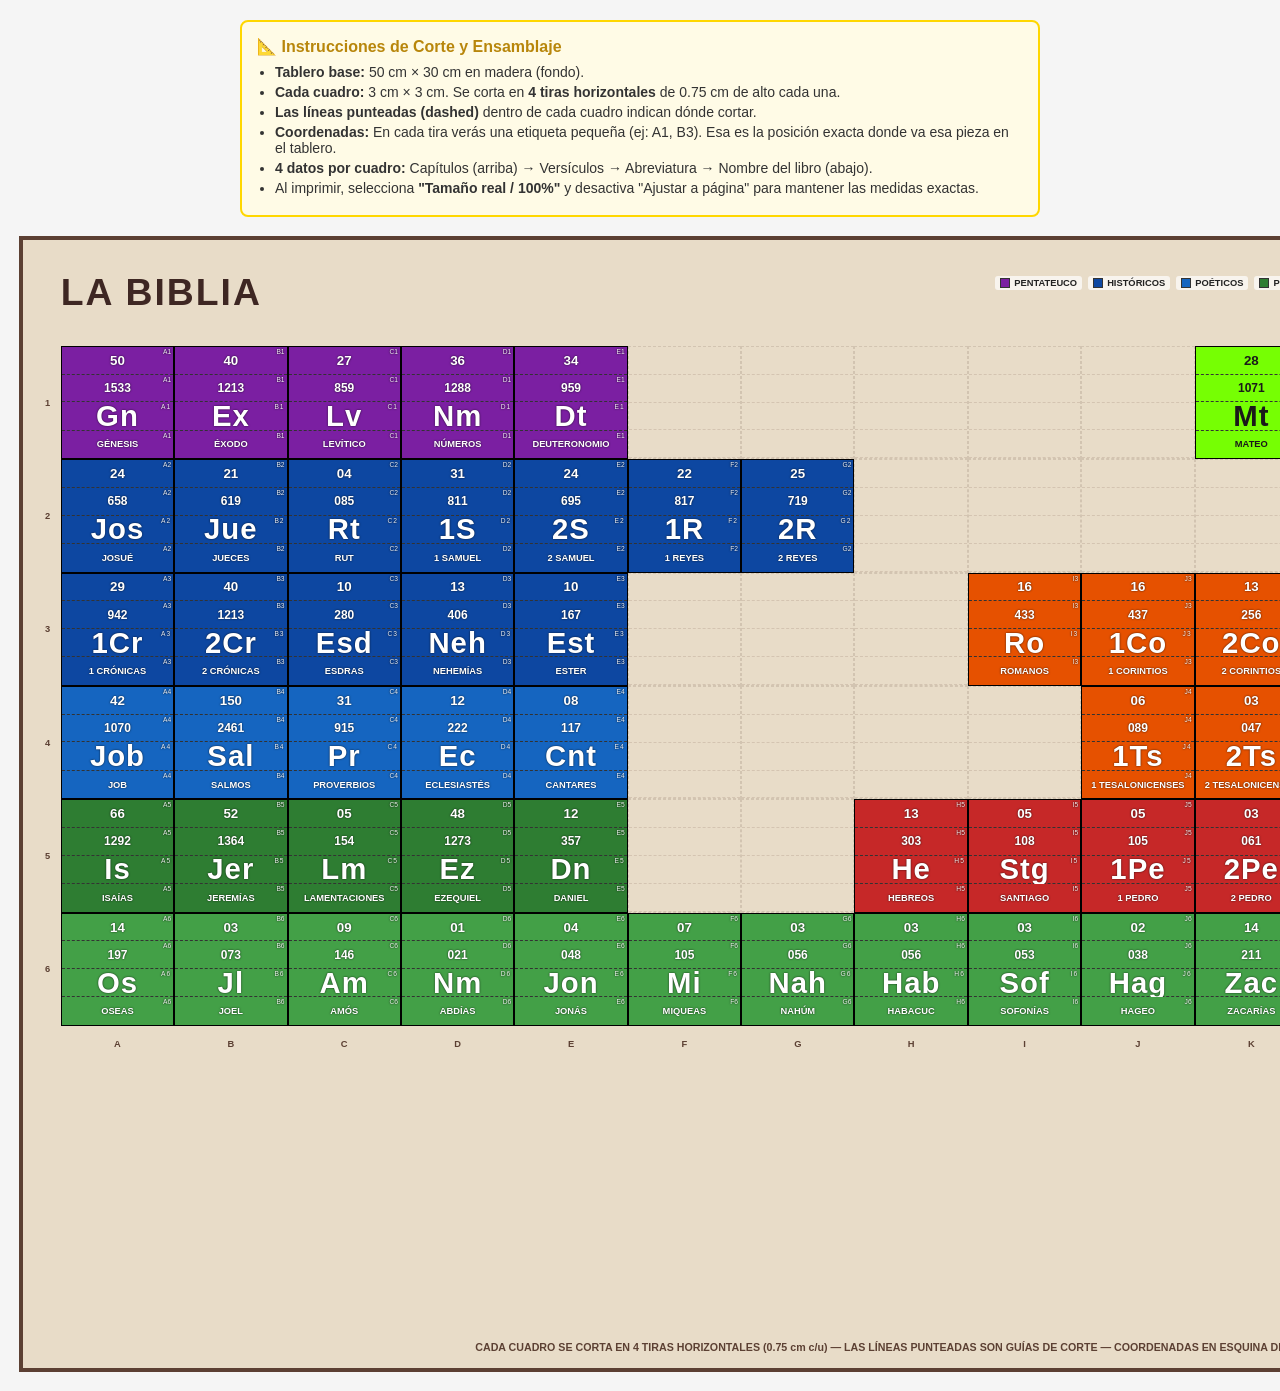
<file: tablero_biblia_50x30cm.htm>
<!DOCTYPE html>
<html lang="es">
<head>
<meta charset="UTF-8">
<title>Tablero Bíblico - Tabla Periódica de la Biblia (50cm x 30cm)</title>
<style>
* { box-sizing: border-box; margin: 0; padding: 0; }

@page {
  size: 50cm 30cm;
  margin: 0;
}

body {
  font-family: Arial, Helvetica, sans-serif;
  background: #f5f5f5;
  padding: 20px;
}

.instructions {
  max-width: 800px;
  margin: 0 auto 20px;
  padding: 15px;
  background: #fffbe6;
  border: 2px solid #ffd700;
  border-radius: 8px;
  font-size: 14px;
  color: #333;
}

.instructions h2 { font-size: 16px; margin-bottom: 8px; color: #b8860b; }
.instructions ul { margin-left: 18px; }
.instructions li { margin-bottom: 4px; }

.board {
  width: 50cm;
  height: 30cm;
  background: #e8dcc8;
  border: 3px solid #5c4033;
  position: relative;
  margin: 0 auto;
  page-break-after: always;
  box-shadow: 0 0 0 1px #5c4033;
  overflow: hidden;
}

.title-area {
  position: absolute;
  top: 0.5cm;
  left: 1cm;
  right: 1cm;
  height: 1.8cm;
  display: flex;
  align-items: center;
  justify-content: space-between;
}

.main-title {
  font-size: 28pt;
  font-weight: bold;
  color: #3e2723;
  letter-spacing: 2px;
}

.legend-area {
  display: flex;
  flex-wrap: wrap;
  gap: 6px;
  justify-content: flex-end;
  max-width: 24cm;
}

.legend-item {
  display: flex;
  align-items: center;
  gap: 4px;
  font-size: 7pt;
  font-weight: bold;
  color: #222;
  background: rgba(255,255,255,0.7);
  padding: 2px 5px;
  border-radius: 3px;
}

.legend-color {
  width: 10px;
  height: 10px;
  border: 1px solid #333;
  display: inline-block;
}

.grid-container {
  position: absolute;
  top: 2.8cm;
  left: 1cm;
  width: 48cm;
  height: 18cm;
}

.cell {
  position: absolute;
  width: 3cm;
  height: 3cm;
  background: #fff;
  border: 1.5px solid #000;
  display: flex;
  flex-direction: column;
  overflow: hidden;
}

.strip {
  width: 100%;
  height: 0.75cm;
  display: flex;
  align-items: center;
  justify-content: center;
  position: relative;
  border-bottom: 1px dashed #333;
  font-weight: bold;
  color: #fff;
  text-shadow: 0 0 2px rgba(0,0,0,0.8);
}

.strip:last-child {
  border-bottom: none;
}

.coord-tag {
  position: absolute;
  top: 1px;
  right: 2px;
  font-size: 5pt;
  color: #fff;
  text-shadow: 0 0 2px #000;
  opacity: 0.9;
  font-weight: normal;
}

.chapters { font-size: 10pt; }
.verses { font-size: 9pt; }
.abbr { font-size: 22pt; letter-spacing: 1px; }
.name { font-size: 7pt; text-align: center; padding: 0 1px; }

/* Colores según la imagen original */
.c-pentateuco .strip { background: #7b1fa2; }
.c-historico .strip { background: #0d47a1; }
.c-poetico .strip { background: #1565c0; }
.c-prof-mayor .strip { background: #2e7d32; }
.c-prof-menor .strip { background: #43a047; }
.c-evangelio .strip { background: #76ff03; color: #1a1a1a; text-shadow: none; }
.c-evangelio .coord-tag { color: #1a1a1a; text-shadow: none; }
.c-hechos .strip { background: #2962ff; }
.c-paulina .strip { background: #e65100; }
.c-general .strip { background: #c62828; }
.c-profecia .strip { background: #b71c1c; }

.empty-cell {
  background: transparent;
  border: 1px dashed rgba(92,64,51,0.15);
}
.empty-cell .strip {
  background: transparent;
  border-bottom: 1px dashed rgba(92,64,51,0.15);
}

/* Grid lines for assembly guide */
.grid-lines {
  position: absolute;
  top: 2.8cm;
  left: 1cm;
  width: 48cm;
  height: 18cm;
  pointer-events: none;
}

.col-label, .row-label {
  position: absolute;
  font-size: 7pt;
  color: #5c4033;
  font-weight: bold;
}

.col-label {
  bottom: -0.6cm;
  width: 3cm;
  text-align: center;
}

.row-label {
  left: -0.6cm;
  height: 3cm;
  display: flex;
  align-items: center;
  justify-content: center;
  width: 0.5cm;
}

.assembly-note {
  position: absolute;
  bottom: 0.4cm;
  left: 1cm;
  right: 1cm;
  font-size: 8pt;
  color: #5c4033;
  text-align: center;
  font-weight: bold;
}

/* Print specific */
@media print {
  body { background: none; padding: 0; }
  .instructions { display: none; }
  .board { margin: 0; box-shadow: none; }
}
</style>
</head>
<body>

<div class="instructions">
  <h2>📐 Instrucciones de Corte y Ensamblaje</h2>
  <ul>
    <li><strong>Tablero base:</strong> 50 cm × 30 cm en madera (fondo).</li>
    <li><strong>Cada cuadro:</strong> 3 cm × 3 cm. Se corta en <strong>4 tiras horizontales</strong> de 0.75 cm de alto cada una.</li>
    <li><strong>Las líneas punteadas (dashed)</strong> dentro de cada cuadro indican dónde cortar.</li>
    <li><strong>Coordenadas:</strong> En cada tira verás una etiqueta pequeña (ej: A1, B3). Esa es la posición exacta donde va esa pieza en el tablero.</li>
    <li><strong>4 datos por cuadro:</strong> Capítulos (arriba) → Versículos → Abreviatura → Nombre del libro (abajo).</li>
    <li>Al imprimir, selecciona <strong>"Tamaño real / 100%"</strong> y desactiva "Ajustar a página" para mantener las medidas exactas.</li>
  </ul>
</div>

<!-- TABLERO PRINCIPAL 50cm x 30cm -->
<div class="board">

  <div class="title-area">
    <div class="main-title">LA BIBLIA</div>
    <div class="legend-area">
      <div class="legend-item"><span class="legend-color" style="background:#7b1fa2"></span>PENTATEUCO</div>
      <div class="legend-item"><span class="legend-color" style="background:#0d47a1"></span>HISTÓRICOS</div>
      <div class="legend-item"><span class="legend-color" style="background:#1565c0"></span>POÉTICOS</div>
      <div class="legend-item"><span class="legend-color" style="background:#2e7d32"></span>PROF. MAYORES</div>
      <div class="legend-item"><span class="legend-color" style="background:#43a047"></span>PROF. MENORES</div>
      <div class="legend-item"><span class="legend-color" style="background:#76ff03"></span>EVANGELIOS</div>
      <div class="legend-item"><span class="legend-color" style="background:#2962ff"></span>HECHOS</div>
      <div class="legend-item"><span class="legend-color" style="background:#e65100"></span>CARTAS PAULINAS</div>
      <div class="legend-item"><span class="legend-color" style="background:#c62828"></span>CARTAS GENERALES</div>
      <div class="legend-item"><span class="legend-color" style="background:#b71c1c"></span>PROFECÍAS</div>
    </div>
  </div>

  <div class="grid-container">
    <!-- Fila 1 -->
    <div class="cell c-pentateuco" style="left:0cm;top:0cm"><div class="strip chapters">50<span class="coord-tag">A1</span></div><div class="strip verses">1533<span class="coord-tag">A1</span></div><div class="strip abbr">Gn<span class="coord-tag">A1</span></div><div class="strip name">GÉNESIS<span class="coord-tag">A1</span></div></div>
    <div class="cell c-pentateuco" style="left:3cm;top:0cm"><div class="strip chapters">40<span class="coord-tag">B1</span></div><div class="strip verses">1213<span class="coord-tag">B1</span></div><div class="strip abbr">Ex<span class="coord-tag">B1</span></div><div class="strip name">ÉXODO<span class="coord-tag">B1</span></div></div>
    <div class="cell c-pentateuco" style="left:6cm;top:0cm"><div class="strip chapters">27<span class="coord-tag">C1</span></div><div class="strip verses">859<span class="coord-tag">C1</span></div><div class="strip abbr">Lv<span class="coord-tag">C1</span></div><div class="strip name">LEVÍTICO<span class="coord-tag">C1</span></div></div>
    <div class="cell c-pentateuco" style="left:9cm;top:0cm"><div class="strip chapters">36<span class="coord-tag">D1</span></div><div class="strip verses">1288<span class="coord-tag">D1</span></div><div class="strip abbr">Nm<span class="coord-tag">D1</span></div><div class="strip name">NÚMEROS<span class="coord-tag">D1</span></div></div>
    <div class="cell c-pentateuco" style="left:12cm;top:0cm"><div class="strip chapters">34<span class="coord-tag">E1</span></div><div class="strip verses">959<span class="coord-tag">E1</span></div><div class="strip abbr">Dt<span class="coord-tag">E1</span></div><div class="strip name">DEUTERONOMIO<span class="coord-tag">E1</span></div></div>
    <div class="cell empty-cell" style="left:15cm;top:0cm"><div class="strip"></div><div class="strip"></div><div class="strip"></div><div class="strip"></div></div>
    <div class="cell empty-cell" style="left:18cm;top:0cm"><div class="strip"></div><div class="strip"></div><div class="strip"></div><div class="strip"></div></div>
    <div class="cell empty-cell" style="left:21cm;top:0cm"><div class="strip"></div><div class="strip"></div><div class="strip"></div><div class="strip"></div></div>
    <div class="cell empty-cell" style="left:24cm;top:0cm"><div class="strip"></div><div class="strip"></div><div class="strip"></div><div class="strip"></div></div>
    <div class="cell empty-cell" style="left:27cm;top:0cm"><div class="strip"></div><div class="strip"></div><div class="strip"></div><div class="strip"></div></div>
    <div class="cell c-evangelio" style="left:30cm;top:0cm"><div class="strip chapters">28<span class="coord-tag">K1</span></div><div class="strip verses">1071<span class="coord-tag">K1</span></div><div class="strip abbr">Mt<span class="coord-tag">K1</span></div><div class="strip name">MATEO<span class="coord-tag">K1</span></div></div>
    <div class="cell c-evangelio" style="left:33cm;top:0cm"><div class="strip chapters">16<span class="coord-tag">L1</span></div><div class="strip verses">678<span class="coord-tag">L1</span></div><div class="strip abbr">Mr<span class="coord-tag">L1</span></div><div class="strip name">MARCOS<span class="coord-tag">L1</span></div></div>
    <div class="cell c-evangelio" style="left:36cm;top:0cm"><div class="strip chapters">24<span class="coord-tag">M1</span></div><div class="strip verses">1151<span class="coord-tag">M1</span></div><div class="strip abbr">Lc<span class="coord-tag">M1</span></div><div class="strip name">LUCAS<span class="coord-tag">M1</span></div></div>
    <div class="cell c-evangelio" style="left:39cm;top:0cm"><div class="strip chapters">21<span class="coord-tag">N1</span></div><div class="strip verses">879<span class="coord-tag">N1</span></div><div class="strip abbr">Jn<span class="coord-tag">N1</span></div><div class="strip name">JUAN<span class="coord-tag">N1</span></div></div>
    <div class="cell empty-cell" style="left:42cm;top:0cm"><div class="strip"></div><div class="strip"></div><div class="strip"></div><div class="strip"></div></div>
    <div class="cell empty-cell" style="left:45cm;top:0cm"><div class="strip"></div><div class="strip"></div><div class="strip"></div><div class="strip"></div></div>

    <!-- Fila 2 -->
    <div class="cell c-historico" style="left:0cm;top:3cm"><div class="strip chapters">24<span class="coord-tag">A2</span></div><div class="strip verses">658<span class="coord-tag">A2</span></div><div class="strip abbr">Jos<span class="coord-tag">A2</span></div><div class="strip name">JOSUÉ<span class="coord-tag">A2</span></div></div>
    <div class="cell c-historico" style="left:3cm;top:3cm"><div class="strip chapters">21<span class="coord-tag">B2</span></div><div class="strip verses">619<span class="coord-tag">B2</span></div><div class="strip abbr">Jue<span class="coord-tag">B2</span></div><div class="strip name">JUECES<span class="coord-tag">B2</span></div></div>
    <div class="cell c-historico" style="left:6cm;top:3cm"><div class="strip chapters">04<span class="coord-tag">C2</span></div><div class="strip verses">085<span class="coord-tag">C2</span></div><div class="strip abbr">Rt<span class="coord-tag">C2</span></div><div class="strip name">RUT<span class="coord-tag">C2</span></div></div>
    <div class="cell c-historico" style="left:9cm;top:3cm"><div class="strip chapters">31<span class="coord-tag">D2</span></div><div class="strip verses">811<span class="coord-tag">D2</span></div><div class="strip abbr">1S<span class="coord-tag">D2</span></div><div class="strip name">1 SAMUEL<span class="coord-tag">D2</span></div></div>
    <div class="cell c-historico" style="left:12cm;top:3cm"><div class="strip chapters">24<span class="coord-tag">E2</span></div><div class="strip verses">695<span class="coord-tag">E2</span></div><div class="strip abbr">2S<span class="coord-tag">E2</span></div><div class="strip name">2 SAMUEL<span class="coord-tag">E2</span></div></div>
    <div class="cell c-historico" style="left:15cm;top:3cm"><div class="strip chapters">22<span class="coord-tag">F2</span></div><div class="strip verses">817<span class="coord-tag">F2</span></div><div class="strip abbr">1R<span class="coord-tag">F2</span></div><div class="strip name">1 REYES<span class="coord-tag">F2</span></div></div>
    <div class="cell c-historico" style="left:18cm;top:3cm"><div class="strip chapters">25<span class="coord-tag">G2</span></div><div class="strip verses">719<span class="coord-tag">G2</span></div><div class="strip abbr">2R<span class="coord-tag">G2</span></div><div class="strip name">2 REYES<span class="coord-tag">G2</span></div></div>
    <div class="cell empty-cell" style="left:21cm;top:3cm"><div class="strip"></div><div class="strip"></div><div class="strip"></div><div class="strip"></div></div>
    <div class="cell empty-cell" style="left:24cm;top:3cm"><div class="strip"></div><div class="strip"></div><div class="strip"></div><div class="strip"></div></div>
    <div class="cell empty-cell" style="left:27cm;top:3cm"><div class="strip"></div><div class="strip"></div><div class="strip"></div><div class="strip"></div></div>
    <div class="cell empty-cell" style="left:30cm;top:3cm"><div class="strip"></div><div class="strip"></div><div class="strip"></div><div class="strip"></div></div>
    <div class="cell empty-cell" style="left:33cm;top:3cm"><div class="strip"></div><div class="strip"></div><div class="strip"></div><div class="strip"></div></div>
    <div class="cell empty-cell" style="left:36cm;top:3cm"><div class="strip"></div><div class="strip"></div><div class="strip"></div><div class="strip"></div></div>
    <div class="cell empty-cell" style="left:39cm;top:3cm"><div class="strip"></div><div class="strip"></div><div class="strip"></div><div class="strip"></div></div>
    <div class="cell empty-cell" style="left:42cm;top:3cm"><div class="strip"></div><div class="strip"></div><div class="strip"></div><div class="strip"></div></div>
    <div class="cell c-hechos" style="left:45cm;top:3cm"><div class="strip chapters">28<span class="coord-tag">P2</span></div><div class="strip verses">1007<span class="coord-tag">P2</span></div><div class="strip abbr">Hch<span class="coord-tag">P2</span></div><div class="strip name">HECHOS<span class="coord-tag">P2</span></div></div>

    <!-- Fila 3 -->
    <div class="cell c-historico" style="left:0cm;top:6cm"><div class="strip chapters">29<span class="coord-tag">A3</span></div><div class="strip verses">942<span class="coord-tag">A3</span></div><div class="strip abbr">1Cr<span class="coord-tag">A3</span></div><div class="strip name">1 CRÓNICAS<span class="coord-tag">A3</span></div></div>
    <div class="cell c-historico" style="left:3cm;top:6cm"><div class="strip chapters">40<span class="coord-tag">B3</span></div><div class="strip verses">1213<span class="coord-tag">B3</span></div><div class="strip abbr">2Cr<span class="coord-tag">B3</span></div><div class="strip name">2 CRÓNICAS<span class="coord-tag">B3</span></div></div>
    <div class="cell c-historico" style="left:6cm;top:6cm"><div class="strip chapters">10<span class="coord-tag">C3</span></div><div class="strip verses">280<span class="coord-tag">C3</span></div><div class="strip abbr">Esd<span class="coord-tag">C3</span></div><div class="strip name">ESDRAS<span class="coord-tag">C3</span></div></div>
    <div class="cell c-historico" style="left:9cm;top:6cm"><div class="strip chapters">13<span class="coord-tag">D3</span></div><div class="strip verses">406<span class="coord-tag">D3</span></div><div class="strip abbr">Neh<span class="coord-tag">D3</span></div><div class="strip name">NEHEMÍAS<span class="coord-tag">D3</span></div></div>
    <div class="cell c-historico" style="left:12cm;top:6cm"><div class="strip chapters">10<span class="coord-tag">E3</span></div><div class="strip verses">167<span class="coord-tag">E3</span></div><div class="strip abbr">Est<span class="coord-tag">E3</span></div><div class="strip name">ESTER<span class="coord-tag">E3</span></div></div>
    <div class="cell empty-cell" style="left:15cm;top:6cm"><div class="strip"></div><div class="strip"></div><div class="strip"></div><div class="strip"></div></div>
    <div class="cell empty-cell" style="left:18cm;top:6cm"><div class="strip"></div><div class="strip"></div><div class="strip"></div><div class="strip"></div></div>
    <div class="cell empty-cell" style="left:21cm;top:6cm"><div class="strip"></div><div class="strip"></div><div class="strip"></div><div class="strip"></div></div>
    <div class="cell c-paulina" style="left:24cm;top:6cm"><div class="strip chapters">16<span class="coord-tag">I3</span></div><div class="strip verses">433<span class="coord-tag">I3</span></div><div class="strip abbr">Ro<span class="coord-tag">I3</span></div><div class="strip name">ROMANOS<span class="coord-tag">I3</span></div></div>
    <div class="cell c-paulina" style="left:27cm;top:6cm"><div class="strip chapters">16<span class="coord-tag">J3</span></div><div class="strip verses">437<span class="coord-tag">J3</span></div><div class="strip abbr">1Co<span class="coord-tag">J3</span></div><div class="strip name">1 CORINTIOS<span class="coord-tag">J3</span></div></div>
    <div class="cell c-paulina" style="left:30cm;top:6cm"><div class="strip chapters">13<span class="coord-tag">K3</span></div><div class="strip verses">256<span class="coord-tag">K3</span></div><div class="strip abbr">2Co<span class="coord-tag">K3</span></div><div class="strip name">2 CORINTIOS<span class="coord-tag">K3</span></div></div>
    <div class="cell c-paulina" style="left:33cm;top:6cm"><div class="strip chapters">06<span class="coord-tag">L3</span></div><div class="strip verses">146<span class="coord-tag">L3</span></div><div class="strip abbr">Ga<span class="coord-tag">L3</span></div><div class="strip name">GÁLATAS<span class="coord-tag">L3</span></div></div>
    <div class="cell c-paulina" style="left:36cm;top:6cm"><div class="strip chapters">06<span class="coord-tag">M3</span></div><div class="strip verses">155<span class="coord-tag">M3</span></div><div class="strip abbr">Ef<span class="coord-tag">M3</span></div><div class="strip name">EFESIOS<span class="coord-tag">M3</span></div></div>
    <div class="cell c-paulina" style="left:39cm;top:6cm"><div class="strip chapters">04<span class="coord-tag">N3</span></div><div class="strip verses">104<span class="coord-tag">N3</span></div><div class="strip abbr">Fil<span class="coord-tag">N3</span></div><div class="strip name">FILIPENSES<span class="coord-tag">N3</span></div></div>
    <div class="cell c-paulina" style="left:42cm;top:6cm"><div class="strip chapters">04<span class="coord-tag">O3</span></div><div class="strip verses">095<span class="coord-tag">O3</span></div><div class="strip abbr">Col<span class="coord-tag">O3</span></div><div class="strip name">COLOSENSES<span class="coord-tag">O3</span></div></div>
    <div class="cell empty-cell" style="left:45cm;top:6cm"><div class="strip"></div><div class="strip"></div><div class="strip"></div><div class="strip"></div></div>

    <!-- Fila 4 -->
    <div class="cell c-poetico" style="left:0cm;top:9cm"><div class="strip chapters">42<span class="coord-tag">A4</span></div><div class="strip verses">1070<span class="coord-tag">A4</span></div><div class="strip abbr">Job<span class="coord-tag">A4</span></div><div class="strip name">JOB<span class="coord-tag">A4</span></div></div>
    <div class="cell c-poetico" style="left:3cm;top:9cm"><div class="strip chapters">150<span class="coord-tag">B4</span></div><div class="strip verses">2461<span class="coord-tag">B4</span></div><div class="strip abbr">Sal<span class="coord-tag">B4</span></div><div class="strip name">SALMOS<span class="coord-tag">B4</span></div></div>
    <div class="cell c-poetico" style="left:6cm;top:9cm"><div class="strip chapters">31<span class="coord-tag">C4</span></div><div class="strip verses">915<span class="coord-tag">C4</span></div><div class="strip abbr">Pr<span class="coord-tag">C4</span></div><div class="strip name">PROVERBIOS<span class="coord-tag">C4</span></div></div>
    <div class="cell c-poetico" style="left:9cm;top:9cm"><div class="strip chapters">12<span class="coord-tag">D4</span></div><div class="strip verses">222<span class="coord-tag">D4</span></div><div class="strip abbr">Ec<span class="coord-tag">D4</span></div><div class="strip name">ECLESIASTÉS<span class="coord-tag">D4</span></div></div>
    <div class="cell c-poetico" style="left:12cm;top:9cm"><div class="strip chapters">08<span class="coord-tag">E4</span></div><div class="strip verses">117<span class="coord-tag">E4</span></div><div class="strip abbr">Cnt<span class="coord-tag">E4</span></div><div class="strip name">CANTARES<span class="coord-tag">E4</span></div></div>
    <div class="cell empty-cell" style="left:15cm;top:9cm"><div class="strip"></div><div class="strip"></div><div class="strip"></div><div class="strip"></div></div>
    <div class="cell empty-cell" style="left:18cm;top:9cm"><div class="strip"></div><div class="strip"></div><div class="strip"></div><div class="strip"></div></div>
    <div class="cell empty-cell" style="left:21cm;top:9cm"><div class="strip"></div><div class="strip"></div><div class="strip"></div><div class="strip"></div></div>
    <div class="cell empty-cell" style="left:24cm;top:9cm"><div class="strip"></div><div class="strip"></div><div class="strip"></div><div class="strip"></div></div>
    <div class="cell c-paulina" style="left:27cm;top:9cm"><div class="strip chapters">06<span class="coord-tag">J4</span></div><div class="strip verses">089<span class="coord-tag">J4</span></div><div class="strip abbr">1Ts<span class="coord-tag">J4</span></div><div class="strip name">1 TESALONICENSES<span class="coord-tag">J4</span></div></div>
    <div class="cell c-paulina" style="left:30cm;top:9cm"><div class="strip chapters">03<span class="coord-tag">K4</span></div><div class="strip verses">047<span class="coord-tag">K4</span></div><div class="strip abbr">2Ts<span class="coord-tag">K4</span></div><div class="strip name">2 TESALONICENSES<span class="coord-tag">K4</span></div></div>
    <div class="cell c-paulina" style="left:33cm;top:9cm"><div class="strip chapters">06<span class="coord-tag">L4</span></div><div class="strip verses">173<span class="coord-tag">L4</span></div><div class="strip abbr">1Ti<span class="coord-tag">L4</span></div><div class="strip name">1 TIMOTEO<span class="coord-tag">L4</span></div></div>
    <div class="cell c-paulina" style="left:36cm;top:9cm"><div class="strip chapters">04<span class="coord-tag">M4</span></div><div class="strip verses">083<span class="coord-tag">M4</span></div><div class="strip abbr">2Ti<span class="coord-tag">M4</span></div><div class="strip name">2 TIMOTEO<span class="coord-tag">M4</span></div></div>
    <div class="cell c-paulina" style="left:39cm;top:9cm"><div class="strip chapters">03<span class="coord-tag">N4</span></div><div class="strip verses">046<span class="coord-tag">N4</span></div><div class="strip abbr">Tit<span class="coord-tag">N4</span></div><div class="strip name">TITO<span class="coord-tag">N4</span></div></div>
    <div class="cell c-paulina" style="left:42cm;top:9cm"><div class="strip chapters">01<span class="coord-tag">O4</span></div><div class="strip verses">025<span class="coord-tag">O4</span></div><div class="strip abbr">Flm<span class="coord-tag">O4</span></div><div class="strip name">FILEMÓN<span class="coord-tag">O4</span></div></div>
    <div class="cell empty-cell" style="left:45cm;top:9cm"><div class="strip"></div><div class="strip"></div><div class="strip"></div><div class="strip"></div></div>

    <!-- Fila 5 -->
    <div class="cell c-prof-mayor" style="left:0cm;top:12cm"><div class="strip chapters">66<span class="coord-tag">A5</span></div><div class="strip verses">1292<span class="coord-tag">A5</span></div><div class="strip abbr">Is<span class="coord-tag">A5</span></div><div class="strip name">ISAÍAS<span class="coord-tag">A5</span></div></div>
    <div class="cell c-prof-mayor" style="left:3cm;top:12cm"><div class="strip chapters">52<span class="coord-tag">B5</span></div><div class="strip verses">1364<span class="coord-tag">B5</span></div><div class="strip abbr">Jer<span class="coord-tag">B5</span></div><div class="strip name">JEREMÍAS<span class="coord-tag">B5</span></div></div>
    <div class="cell c-prof-mayor" style="left:6cm;top:12cm"><div class="strip chapters">05<span class="coord-tag">C5</span></div><div class="strip verses">154<span class="coord-tag">C5</span></div><div class="strip abbr">Lm<span class="coord-tag">C5</span></div><div class="strip name">LAMENTACIONES<span class="coord-tag">C5</span></div></div>
    <div class="cell c-prof-mayor" style="left:9cm;top:12cm"><div class="strip chapters">48<span class="coord-tag">D5</span></div><div class="strip verses">1273<span class="coord-tag">D5</span></div><div class="strip abbr">Ez<span class="coord-tag">D5</span></div><div class="strip name">EZEQUIEL<span class="coord-tag">D5</span></div></div>
    <div class="cell c-prof-mayor" style="left:12cm;top:12cm"><div class="strip chapters">12<span class="coord-tag">E5</span></div><div class="strip verses">357<span class="coord-tag">E5</span></div><div class="strip abbr">Dn<span class="coord-tag">E5</span></div><div class="strip name">DANIEL<span class="coord-tag">E5</span></div></div>
    <div class="cell empty-cell" style="left:15cm;top:12cm"><div class="strip"></div><div class="strip"></div><div class="strip"></div><div class="strip"></div></div>
    <div class="cell empty-cell" style="left:18cm;top:12cm"><div class="strip"></div><div class="strip"></div><div class="strip"></div><div class="strip"></div></div>
    <div class="cell c-general" style="left:21cm;top:12cm"><div class="strip chapters">13<span class="coord-tag">H5</span></div><div class="strip verses">303<span class="coord-tag">H5</span></div><div class="strip abbr">He<span class="coord-tag">H5</span></div><div class="strip name">HEBREOS<span class="coord-tag">H5</span></div></div>
    <div class="cell c-general" style="left:24cm;top:12cm"><div class="strip chapters">05<span class="coord-tag">I5</span></div><div class="strip verses">108<span class="coord-tag">I5</span></div><div class="strip abbr">Stg<span class="coord-tag">I5</span></div><div class="strip name">SANTIAGO<span class="coord-tag">I5</span></div></div>
    <div class="cell c-general" style="left:27cm;top:12cm"><div class="strip chapters">05<span class="coord-tag">J5</span></div><div class="strip verses">105<span class="coord-tag">J5</span></div><div class="strip abbr">1Pe<span class="coord-tag">J5</span></div><div class="strip name">1 PEDRO<span class="coord-tag">J5</span></div></div>
    <div class="cell c-general" style="left:30cm;top:12cm"><div class="strip chapters">03<span class="coord-tag">K5</span></div><div class="strip verses">061<span class="coord-tag">K5</span></div><div class="strip abbr">2Pe<span class="coord-tag">K5</span></div><div class="strip name">2 PEDRO<span class="coord-tag">K5</span></div></div>
    <div class="cell c-general" style="left:33cm;top:12cm"><div class="strip chapters">05<span class="coord-tag">L5</span></div><div class="strip verses">105<span class="coord-tag">L5</span></div><div class="strip abbr">1Jn<span class="coord-tag">L5</span></div><div class="strip name">1 JUAN<span class="coord-tag">L5</span></div></div>
    <div class="cell c-general" style="left:36cm;top:12cm"><div class="strip chapters">01<span class="coord-tag">M5</span></div><div class="strip verses">013<span class="coord-tag">M5</span></div><div class="strip abbr">2Jn<span class="coord-tag">M5</span></div><div class="strip name">2 JUAN<span class="coord-tag">M5</span></div></div>
    <div class="cell c-general" style="left:39cm;top:12cm"><div class="strip chapters">01<span class="coord-tag">N5</span></div><div class="strip verses">015<span class="coord-tag">N5</span></div><div class="strip abbr">3Jn<span class="coord-tag">N5</span></div><div class="strip name">3 JUAN<span class="coord-tag">N5</span></div></div>
    <div class="cell c-general" style="left:42cm;top:12cm"><div class="strip chapters">01<span class="coord-tag">O5</span></div><div class="strip verses">025<span class="coord-tag">O5</span></div><div class="strip abbr">Jud<span class="coord-tag">O5</span></div><div class="strip name">JUDAS<span class="coord-tag">O5</span></div></div>
    <div class="cell empty-cell" style="left:45cm;top:12cm"><div class="strip"></div><div class="strip"></div><div class="strip"></div><div class="strip"></div></div>

    <!-- Fila 6 -->
    <div class="cell c-prof-menor" style="left:0cm;top:15cm"><div class="strip chapters">14<span class="coord-tag">A6</span></div><div class="strip verses">197<span class="coord-tag">A6</span></div><div class="strip abbr">Os<span class="coord-tag">A6</span></div><div class="strip name">OSEAS<span class="coord-tag">A6</span></div></div>
    <div class="cell c-prof-menor" style="left:3cm;top:15cm"><div class="strip chapters">03<span class="coord-tag">B6</span></div><div class="strip verses">073<span class="coord-tag">B6</span></div><div class="strip abbr">Jl<span class="coord-tag">B6</span></div><div class="strip name">JOEL<span class="coord-tag">B6</span></div></div>
    <div class="cell c-prof-menor" style="left:6cm;top:15cm"><div class="strip chapters">09<span class="coord-tag">C6</span></div><div class="strip verses">146<span class="coord-tag">C6</span></div><div class="strip abbr">Am<span class="coord-tag">C6</span></div><div class="strip name">AMÓS<span class="coord-tag">C6</span></div></div>
    <div class="cell c-prof-menor" style="left:9cm;top:15cm"><div class="strip chapters">01<span class="coord-tag">D6</span></div><div class="strip verses">021<span class="coord-tag">D6</span></div><div class="strip abbr">Nm<span class="coord-tag">D6</span></div><div class="strip name">ABDÍAS<span class="coord-tag">D6</span></div></div>
    <div class="cell c-prof-menor" style="left:12cm;top:15cm"><div class="strip chapters">04<span class="coord-tag">E6</span></div><div class="strip verses">048<span class="coord-tag">E6</span></div><div class="strip abbr">Jon<span class="coord-tag">E6</span></div><div class="strip name">JONÁS<span class="coord-tag">E6</span></div></div>
    <div class="cell c-prof-menor" style="left:15cm;top:15cm"><div class="strip chapters">07<span class="coord-tag">F6</span></div><div class="strip verses">105<span class="coord-tag">F6</span></div><div class="strip abbr">Mi<span class="coord-tag">F6</span></div><div class="strip name">MIQUEAS<span class="coord-tag">F6</span></div></div>
    <div class="cell c-prof-menor" style="left:18cm;top:15cm"><div class="strip chapters">03<span class="coord-tag">G6</span></div><div class="strip verses">056<span class="coord-tag">G6</span></div><div class="strip abbr">Nah<span class="coord-tag">G6</span></div><div class="strip name">NAHÚM<span class="coord-tag">G6</span></div></div>
    <div class="cell c-prof-menor" style="left:21cm;top:15cm"><div class="strip chapters">03<span class="coord-tag">H6</span></div><div class="strip verses">056<span class="coord-tag">H6</span></div><div class="strip abbr">Hab<span class="coord-tag">H6</span></div><div class="strip name">HABACUC<span class="coord-tag">H6</span></div></div>
    <div class="cell c-prof-menor" style="left:24cm;top:15cm"><div class="strip chapters">03<span class="coord-tag">I6</span></div><div class="strip verses">053<span class="coord-tag">I6</span></div><div class="strip abbr">Sof<span class="coord-tag">I6</span></div><div class="strip name">SOFONÍAS<span class="coord-tag">I6</span></div></div>
    <div class="cell c-prof-menor" style="left:27cm;top:15cm"><div class="strip chapters">02<span class="coord-tag">J6</span></div><div class="strip verses">038<span class="coord-tag">J6</span></div><div class="strip abbr">Hag<span class="coord-tag">J6</span></div><div class="strip name">HAGEO<span class="coord-tag">J6</span></div></div>
    <div class="cell c-prof-menor" style="left:30cm;top:15cm"><div class="strip chapters">14<span class="coord-tag">K6</span></div><div class="strip verses">211<span class="coord-tag">K6</span></div><div class="strip abbr">Zac<span class="coord-tag">K6</span></div><div class="strip name">ZACARÍAS<span class="coord-tag">K6</span></div></div>
    <div class="cell c-prof-menor" style="left:33cm;top:15cm"><div class="strip chapters">04<span class="coord-tag">L6</span></div><div class="strip verses">055<span class="coord-tag">L6</span></div><div class="strip abbr">Mal<span class="coord-tag">L6</span></div><div class="strip name">MALAQUÍAS<span class="coord-tag">L6</span></div></div>
    <div class="cell empty-cell" style="left:36cm;top:15cm"><div class="strip"></div><div class="strip"></div><div class="strip"></div><div class="strip"></div></div>
    <div class="cell empty-cell" style="left:39cm;top:15cm"><div class="strip"></div><div class="strip"></div><div class="strip"></div><div class="strip"></div></div>
    <div class="cell empty-cell" style="left:42cm;top:15cm"><div class="strip"></div><div class="strip"></div><div class="strip"></div><div class="strip"></div></div>
    <div class="cell c-profecia" style="left:45cm;top:15cm"><div class="strip chapters">22<span class="coord-tag">P6</span></div><div class="strip verses">404<span class="coord-tag">P6</span></div><div class="strip abbr">Ap<span class="coord-tag">P6</span></div><div class="strip name">APOCALIPSIS<span class="coord-tag">P6</span></div></div>
  </div>

  <!-- Labels de coordenadas del tablero -->
  <div class="grid-lines">
    <!-- Column labels bottom -->
    <div class="col-label" style="left:0cm">A</div>
    <div class="col-label" style="left:3cm">B</div>
    <div class="col-label" style="left:6cm">C</div>
    <div class="col-label" style="left:9cm">D</div>
    <div class="col-label" style="left:12cm">E</div>
    <div class="col-label" style="left:15cm">F</div>
    <div class="col-label" style="left:18cm">G</div>
    <div class="col-label" style="left:21cm">H</div>
    <div class="col-label" style="left:24cm">I</div>
    <div class="col-label" style="left:27cm">J</div>
    <div class="col-label" style="left:30cm">K</div>
    <div class="col-label" style="left:33cm">L</div>
    <div class="col-label" style="left:36cm">M</div>
    <div class="col-label" style="left:39cm">N</div>
    <div class="col-label" style="left:42cm">O</div>
    <div class="col-label" style="left:45cm">P</div>
    <!-- Row labels left -->
    <div class="row-label" style="top:0cm">1</div>
    <div class="row-label" style="top:3cm">2</div>
    <div class="row-label" style="top:6cm">3</div>
    <div class="row-label" style="top:9cm">4</div>
    <div class="row-label" style="top:12cm">5</div>
    <div class="row-label" style="top:15cm">6</div>
  </div>

  <div class="assembly-note">
    CADA CUADRO SE CORTA EN 4 TIRAS HORIZONTALES (0.75 cm c/u) — LAS LÍNEAS PUNTEADAS SON GUÍAS DE CORTE — COORDENADAS EN ESQUINA DE CADA TIRA PARA ENSAMBLAJE
  </div>
</div>

</body>
</html>
</file>
<file: styles.css>
* {
  box-sizing: border-box;
  margin: 0;
  padding: 0;
}

@page {
  size: 55cm 30cm;
  margin: 0;
}

body {
  font-family: Arial, Helvetica, sans-serif;
  background: #f5f5f5;
  padding: 20px;
}

.instructions {
  max-width: 800px;
  margin: 0 auto 20px;
  padding: 15px;
  background: #fffbe6;
  border: 2px solid #ffd700;
  border-radius: 8px;
  font-size: 14px;
  color: #333;
}

.instructions h2 {
  font-size: 16px;
  margin-bottom: 8px;
  color: #b8860b;
}

.instructions ul {
  margin-left: 18px;
}

.instructions li {
  margin-bottom: 4px;
}

.board {
  width: 55cm;
  height: 30cm;
  background: #e8dcc8;
  border: 3px solid #5c4033;
  position: relative;
  margin: 0 auto;
  page-break-after: always;
  box-shadow: 0 0 0 1px #5c4033;
  overflow: hidden;
}

.title-area {
  position: absolute;
  top: 0.3cm;
  left: 1cm;
  right: 1cm;
  height: 1.6cm;
  display: flex;
  align-items: center;
  justify-content: space-between;
}

.main-title {
  font-size: 28pt;
  font-weight: bold;
  color: #3e2723;
  letter-spacing: 2px;
}

.legend-area {
  display: flex;
  flex-wrap: wrap;
  gap: 6px;
  justify-content: flex-end;
  max-width: 24cm;
}

.legend-item {
  display: flex;
  align-items: center;
  gap: 4px;
  font-size: 7pt;
  font-weight: bold;
  color: #222;
  background: rgba(255, 255, 255, 0.7);
  padding: 2px 5px;
  border-radius: 3px;
}

.legend-color {
  width: 10px;
  height: 10px;
  border: 1px solid #333;
  display: inline-block;
}

.grid-container {
  position: absolute;
  top: 2.4cm;
  left: 1cm;
  width: 50cm;
  height: 18cm;
  display: grid;
  grid-template-columns: repeat(16, 3cm);
  grid-template-rows: repeat(6, 3cm);
  gap: 0.3cm;  /* ¡Separación de 3px entre cuadros! */
}

.cell {
  width: 100%;
height: 100%;
background: #fff;
border: 1.5px solid #000;
display: flex;
flex-direction: column;
overflow: hidden;
}

.strip {
  width: 100%;
  height: 0.75cm;
  display: flex;
  align-items: center;
  justify-content: center;
  position: relative;
  border-bottom: 1px dashed #333;
  font-weight: bold;
  color: #fff;
  text-shadow: 0 0 2px rgba(0, 0, 0, 0.8);
}

.strip:last-child {
  border-bottom: none;
}

.coord-tag {
  position: absolute;
  top: 1px;
  right: 2px;
  font-size: 5pt;
  color: #fff;
  text-shadow: 0 0 2px #000;
  opacity: 0.9;
  font-weight: normal;
}

.chapters {
  font-size: 10pt;
}

.verses {
  font-size: 9pt;
}

.abbr {
  font-size: 22pt;
  letter-spacing: 1px;
}

.name {
  font-size: 7pt;
  text-align: center;
  padding: 0 1px;
}

/* Colores según categorías */
.c-pentateuco .strip {
  background: #7b1fa2;
}

.c-historico .strip {
  background: #0d47a1;
}

.c-poetico .strip {
  background: #1565c0;
}

.c-prof-mayor .strip {
  background: #2e7d32;
}

.c-prof-menor .strip {
  background: #43a047;
}

.c-evangelio .strip {
  background: #76ff03;
  color: #1a1a1a;
  text-shadow: none;
}

.c-evangelio .coord-tag {
  color: #1a1a1a;
  text-shadow: none;
}

.c-hechos .strip {
  background: #2962ff;
}

.c-paulina .strip {
  background: #e65100;
}

.c-general .strip {
  background: #c62828;
}

.c-profecia .strip {
  background: #b71c1c;
}

.empty-cell {
  background: transparent;
  border: 1px dashed rgba(92, 64, 51, 0.15);
}

.empty-cell .strip {
  background: transparent;
  border-bottom: 1px dashed rgba(92, 64, 51, 0.15);
}

/* Grid lines for assembly guide */
.grid-lines {
  position: absolute;
  top: 2.4cm;
  left: 1cm;
  width: 48cm;
  height: 18cm;
  pointer-events: none;
}

.col-label,
.row-label {
  position: absolute;
  font-size: 7pt;
  color: #5c4033;
  font-weight: bold;
}

.col-label {
  bottom: -0.6cm;
  width: 3cm;
  text-align: center;
}

.row-label {
  left: -0.6cm;
  height: 3cm;
  display: flex;
  align-items: center;
  justify-content: center;
  width: 0.5cm;
}

/* INFO PANEL INFERIOR - Nueva sección para 39 y 27 libros */
.info-panel {
  position: absolute;
bottom: 0;
left: 0;
right: 0;
height: 7.5cm;  /* Reducido de 10.5cm a 7.5cm */
background: linear-gradient(180deg, #0d1b2a 0%, #1b263b 40%, #2d1b4e 70%, #1a0a2e 100%);
display: flex;
align-items: stretch;
}

.canon-box {
  background: rgba(62, 39, 35, 0.9);
  border-radius: 6px;
  padding: 4px 10px;
  text-align: center;
  color: #ffd700;
  font-weight: bold;
  min-width: 100px;
}

.canon-number {
  font-size: 18pt;
  font-weight: bold;
  color: #ffd700;
  line-height: 1;
}

.canon-label {
  font-size: 8pt;
  letter-spacing: 1px;
}

.canon-desc {
  font-size: 6pt;
  color: #e8dcc8;
  margin-top: 2px;
}

.stats-box {
  background: rgba(62, 39, 35, 0.85);
  border-radius: 6px;
  padding: 3px 12px;
  display: flex;
  gap: 15px;
  flex-wrap: wrap;
}

.stat-item {
  text-align: center;
}

.stat-number {
  font-size: 11pt;
  font-weight: bold;
  color: #ffd700;
}

.stat-label {
  font-size: 6pt;
  color: #e8dcc8;
}

.assembly-note {
  position: absolute;
  bottom: -0.8cm;
  left: 0;
  right: 0;
  font-size: 6pt;
  color: #5c4033;
  text-align: center;
  font-weight: bold;
}

/* Print specific */
@media print {
  body {
    background: none;
    padding: 0;
  }

  .instructions {
    display: none;
  }

  .board {
    margin: 0;
    box-shadow: none;
  }
}

/* Elemento tipo tabla periódica de ejemplo */
.sample-element {    
width: 4.5cm;
min-width: 4.5cm;
display: flex;
flex-direction: column;
background: #c0c0c0;
margin: 0.3cm;
padding: 0.2cm;
justify-content: space-between;
text-align: center;
}

.sample-top {
  font-size: 15pt;
  font-weight: bold;
  color: #000;
  line-height: 1.3;
  padding: 4px 0;
}

.sample-mid {    
  font-size: 34pt;
  font-weight: bold;
  color: #000;
  padding: 4px 0;
}

.sample-bot {    
  font-size: 19pt;
  font-weight: bold;
  color: #000;
  padding: 4px 0;
}
</file>
